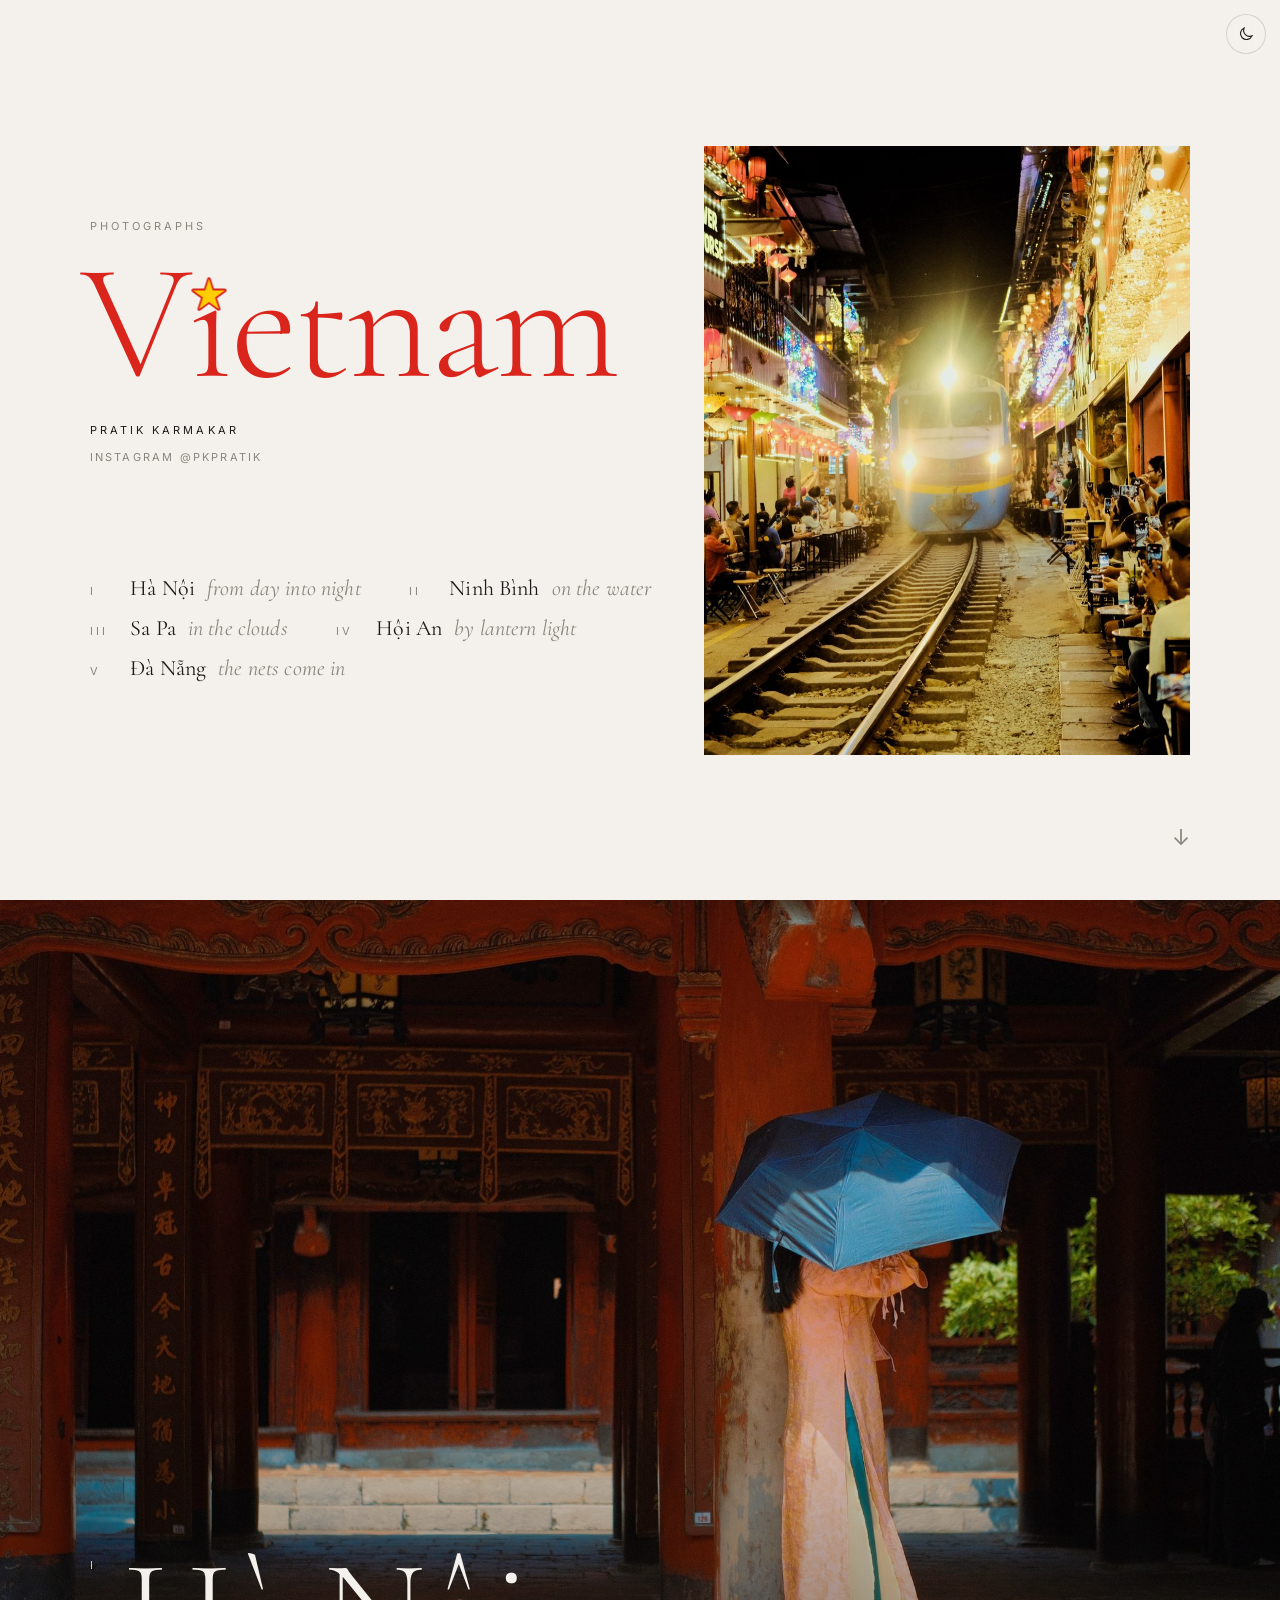
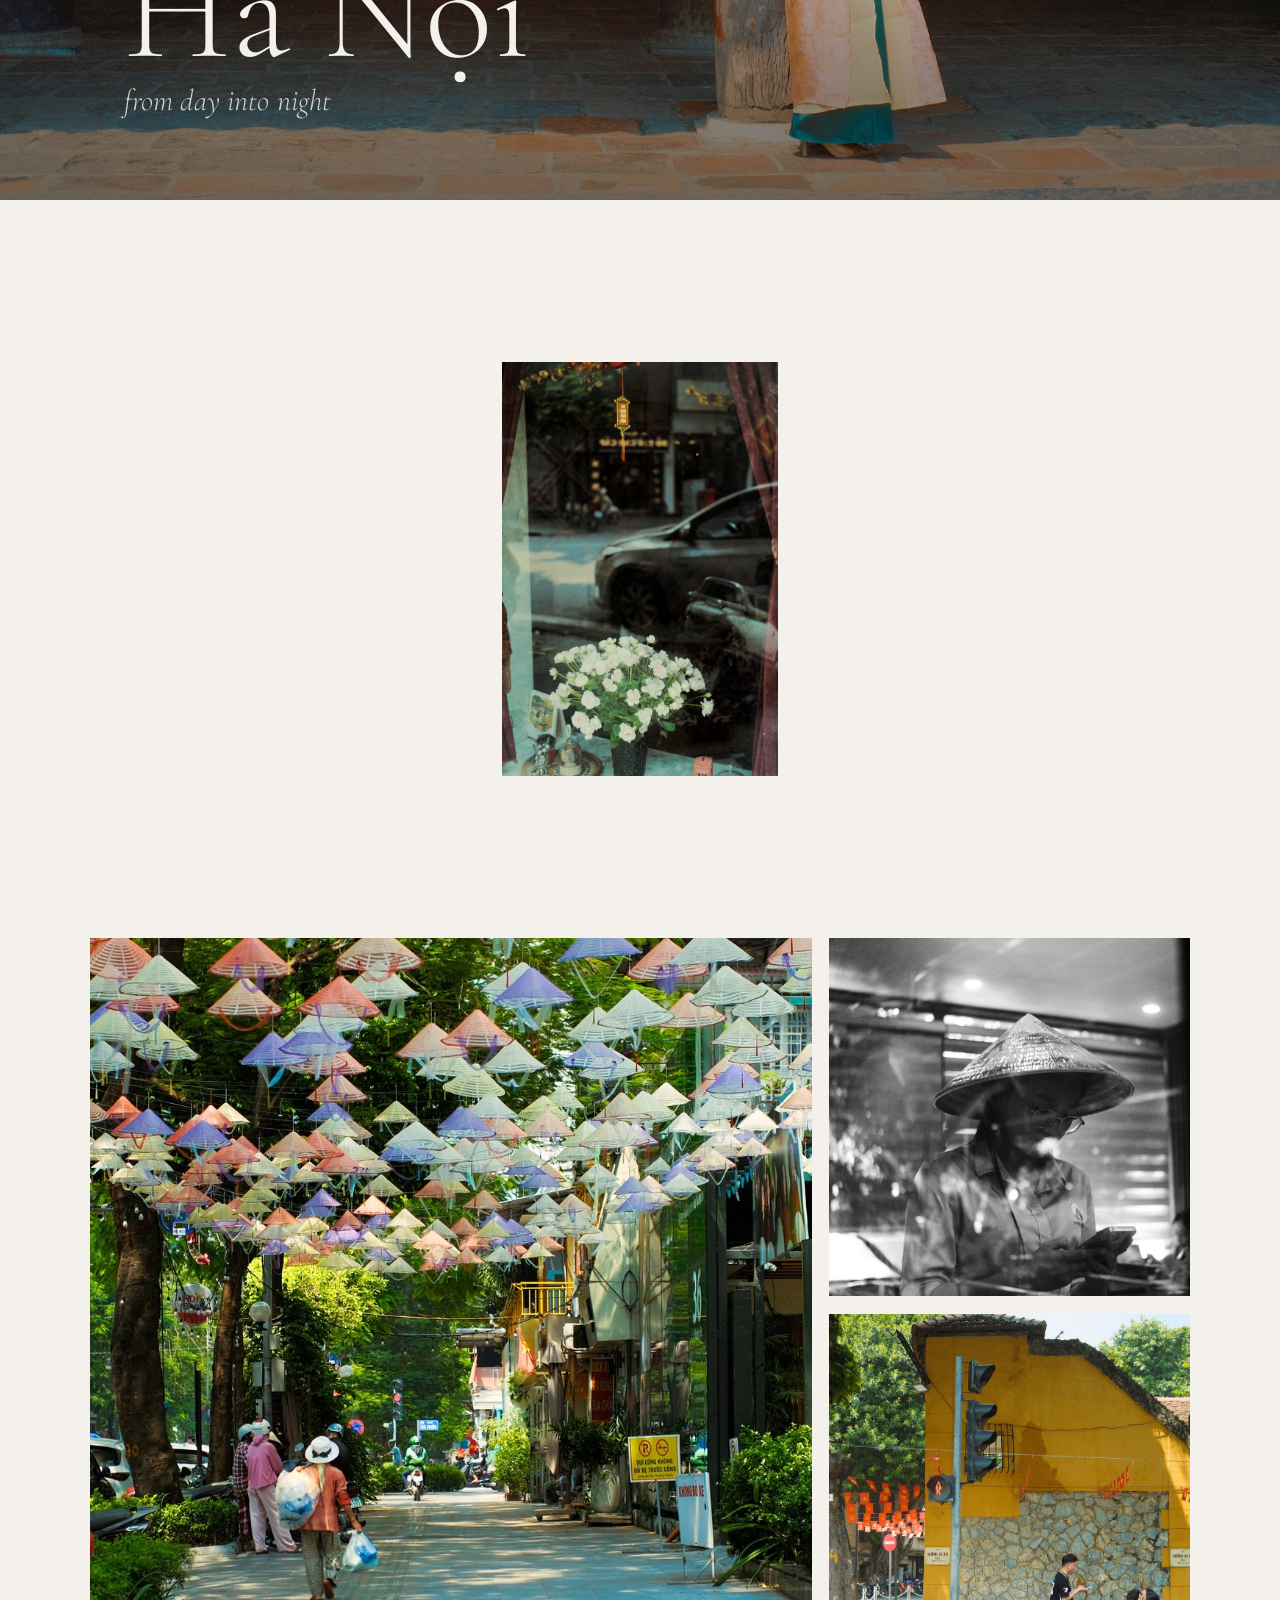
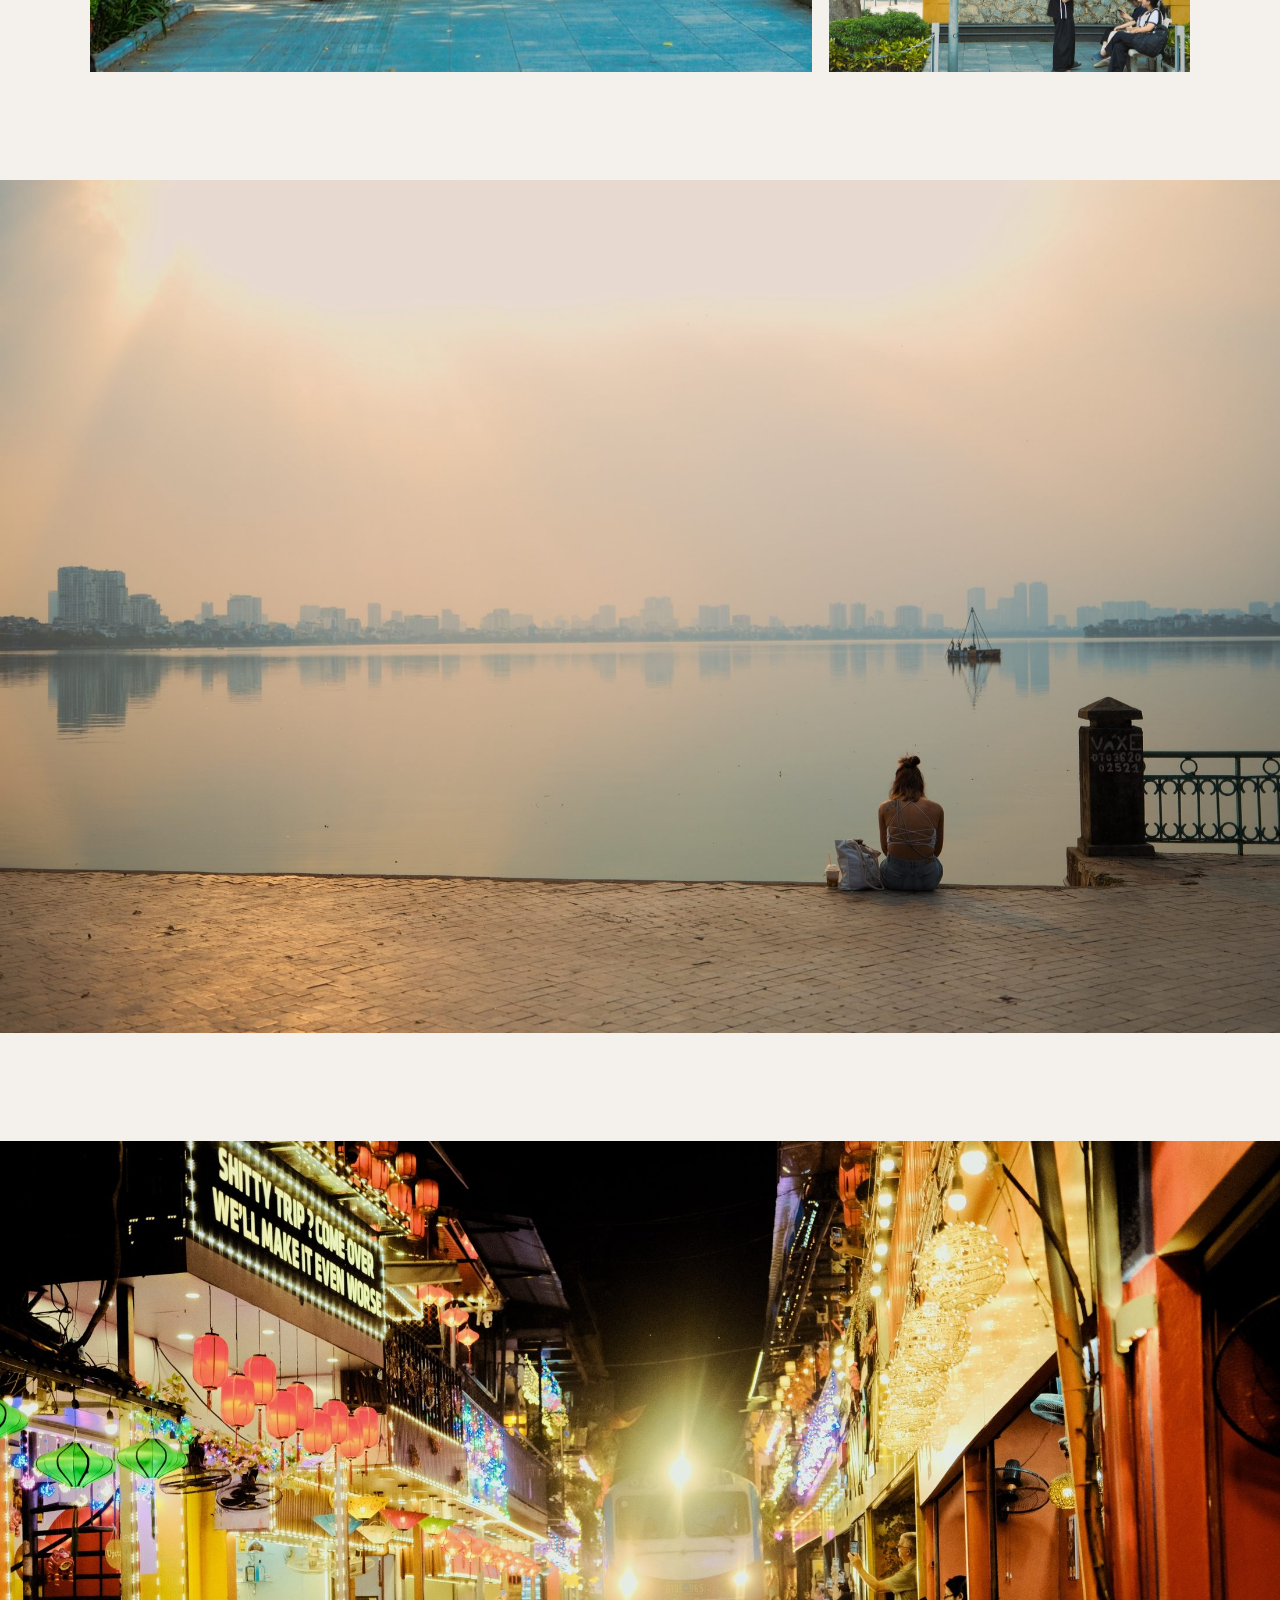
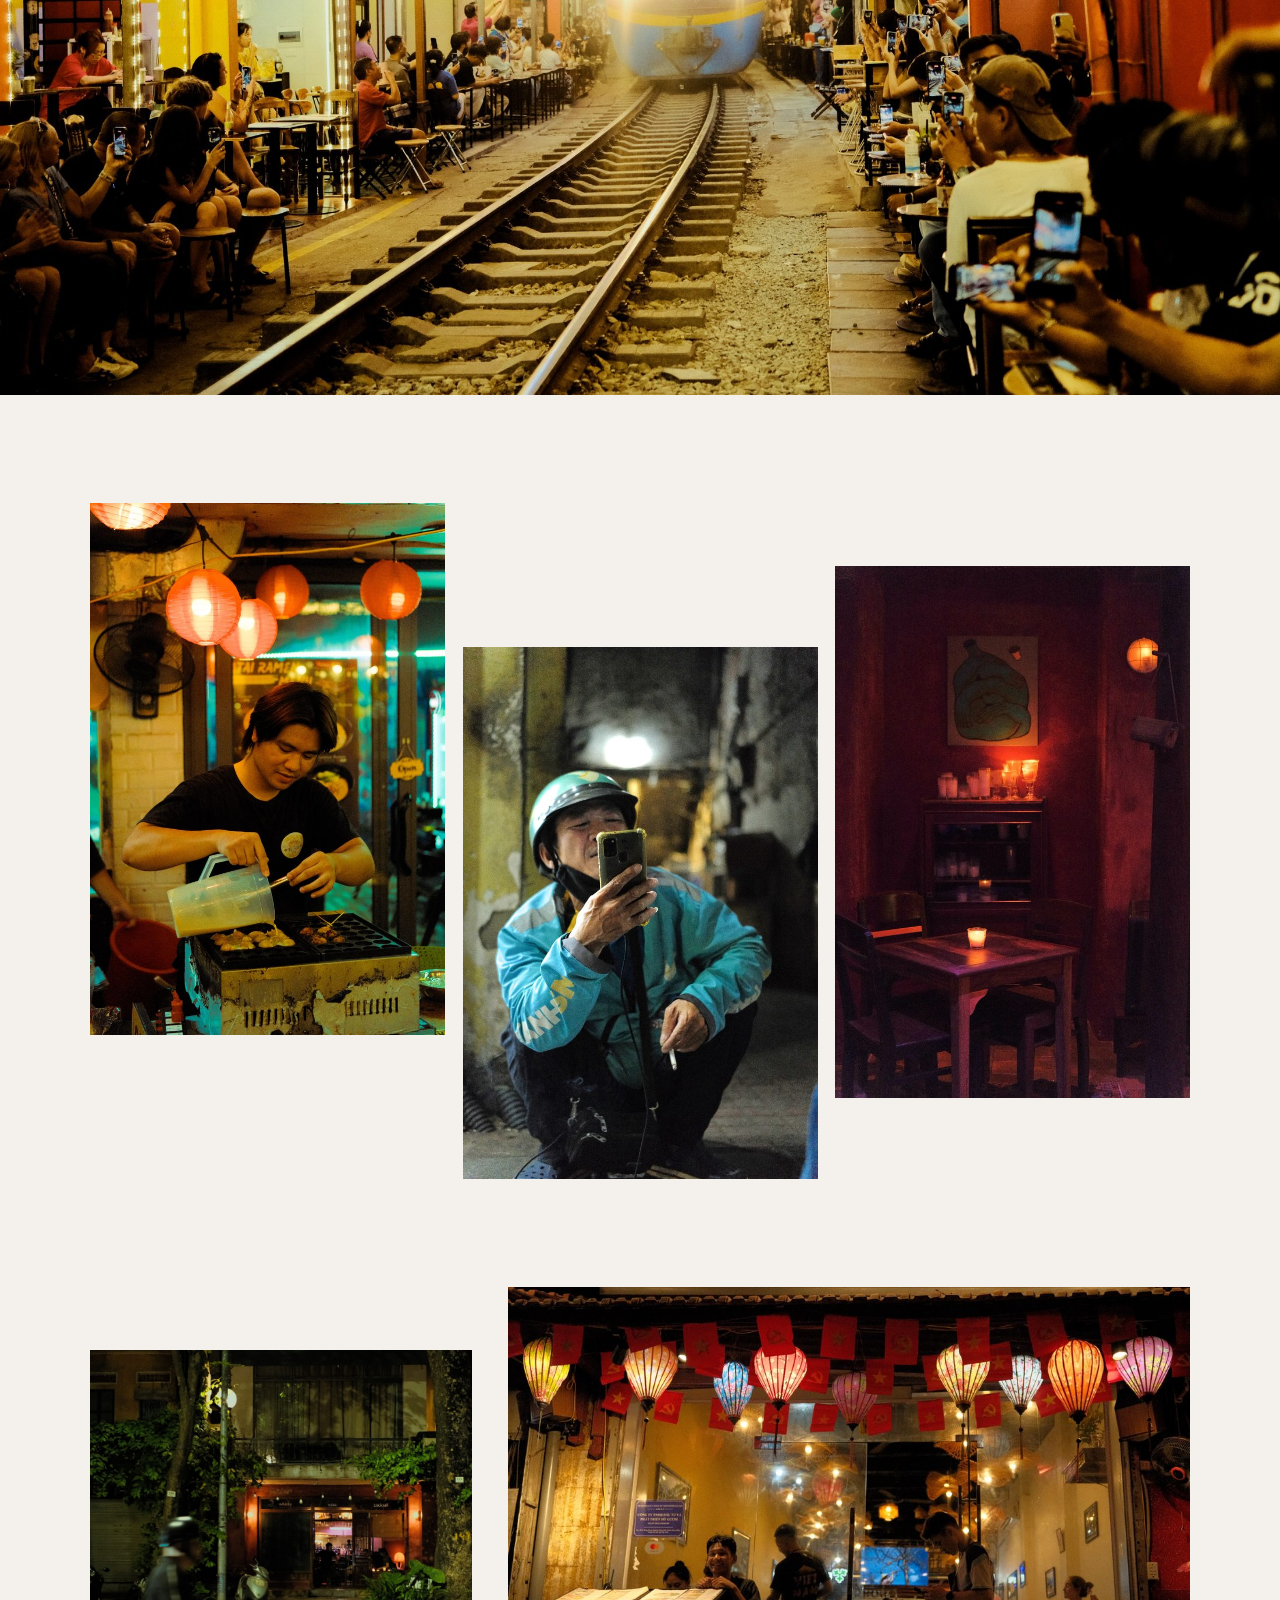
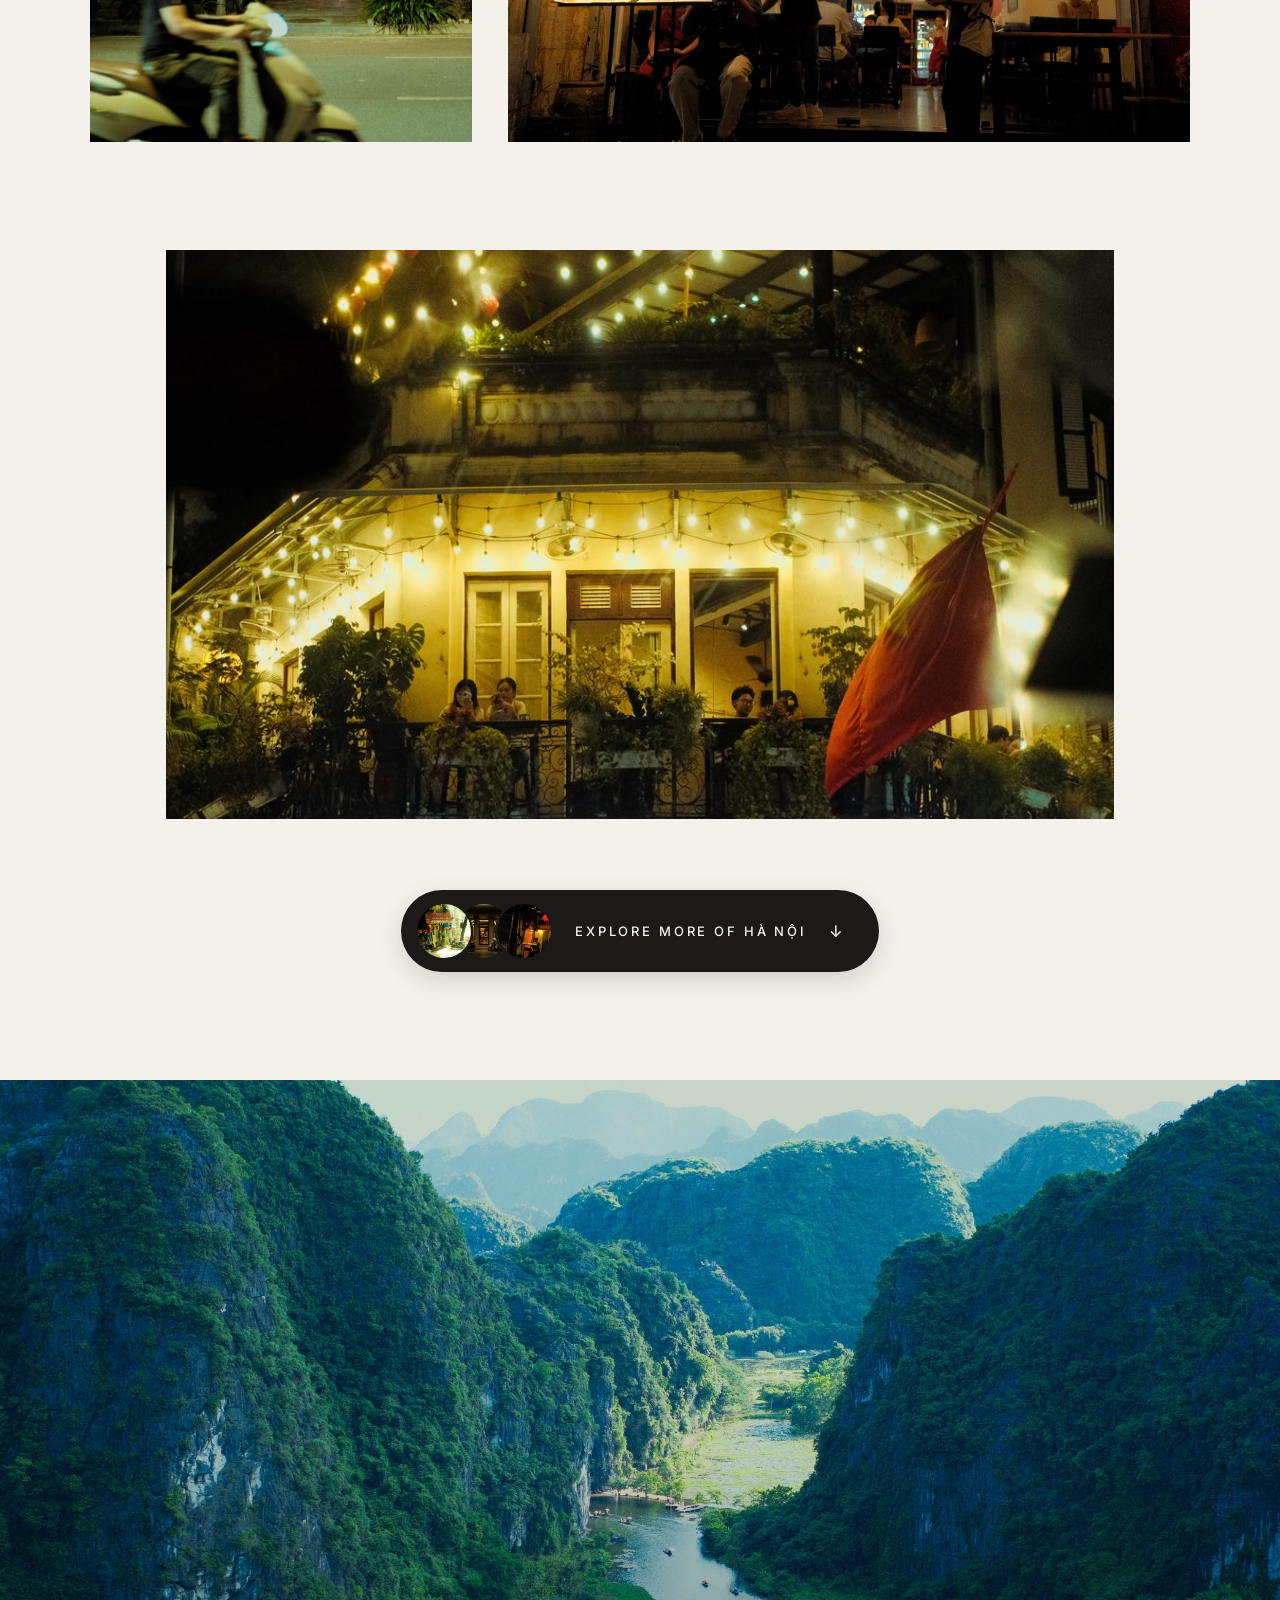
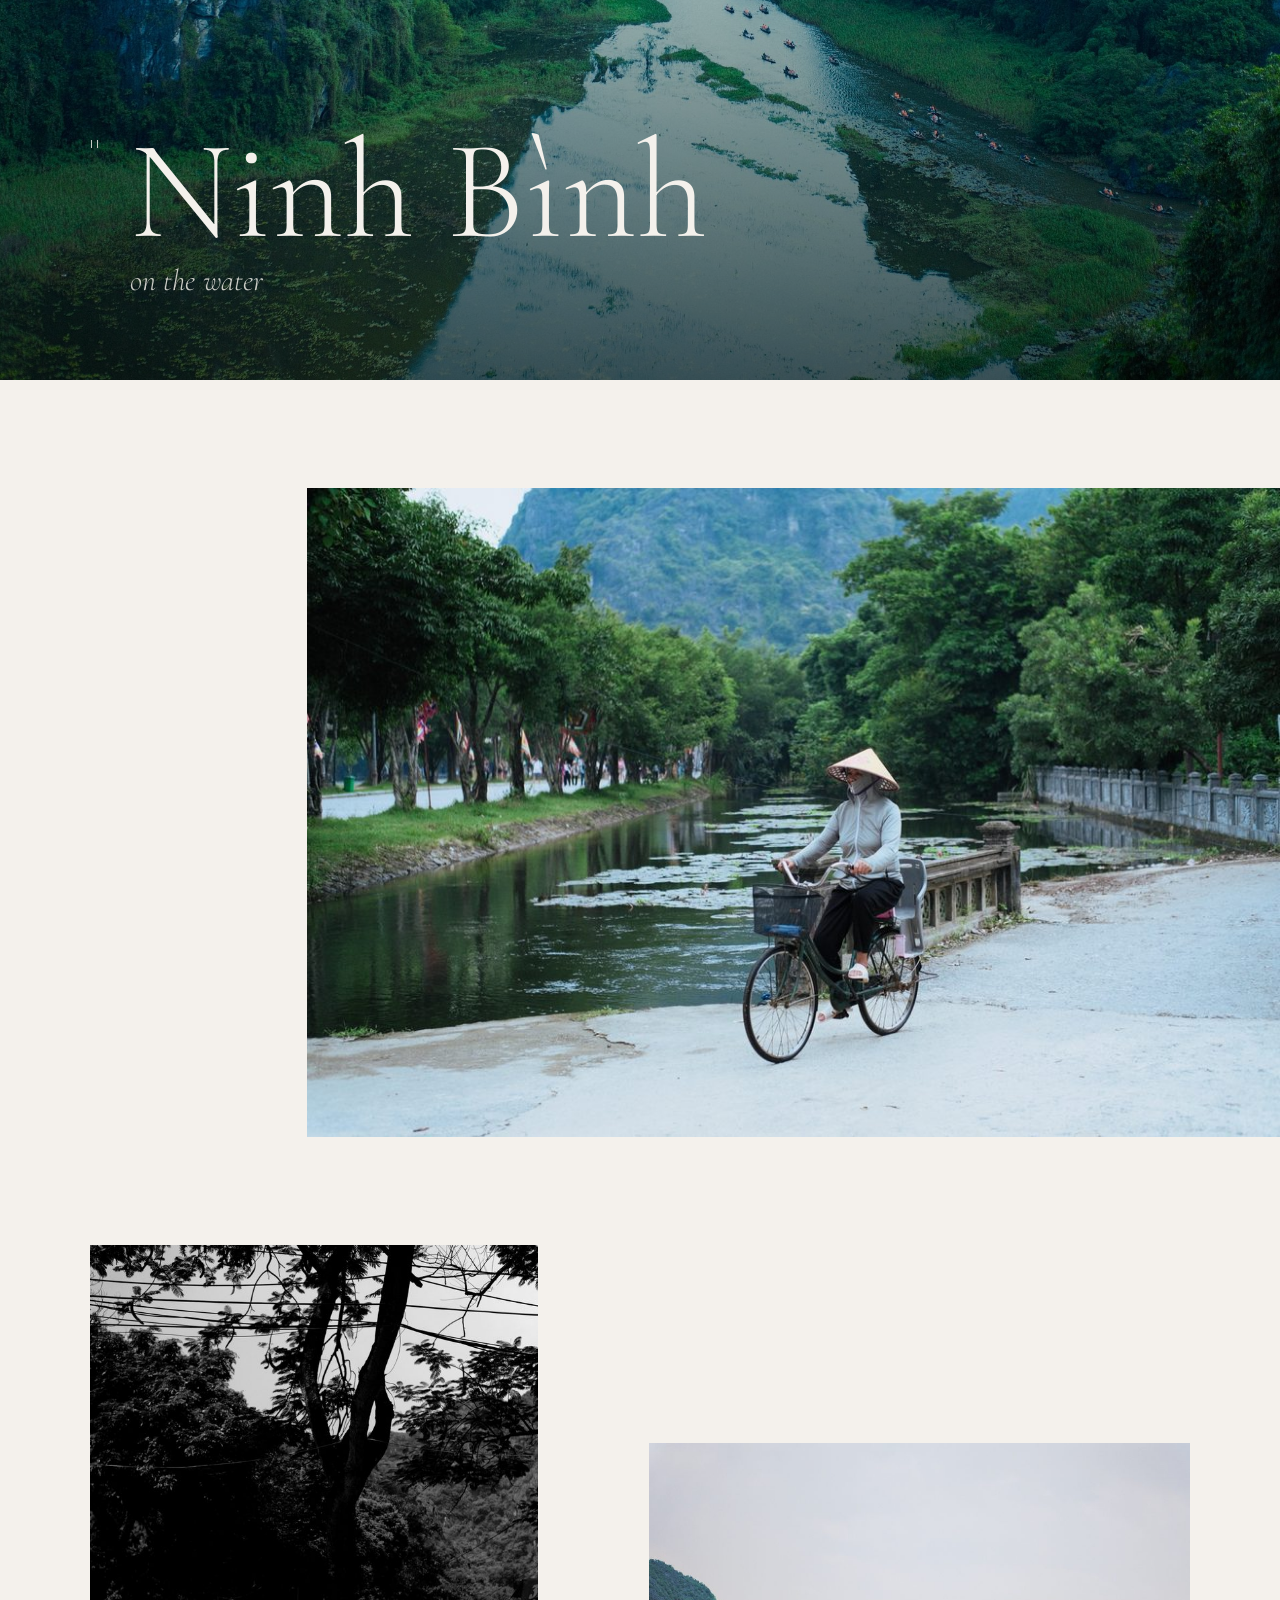
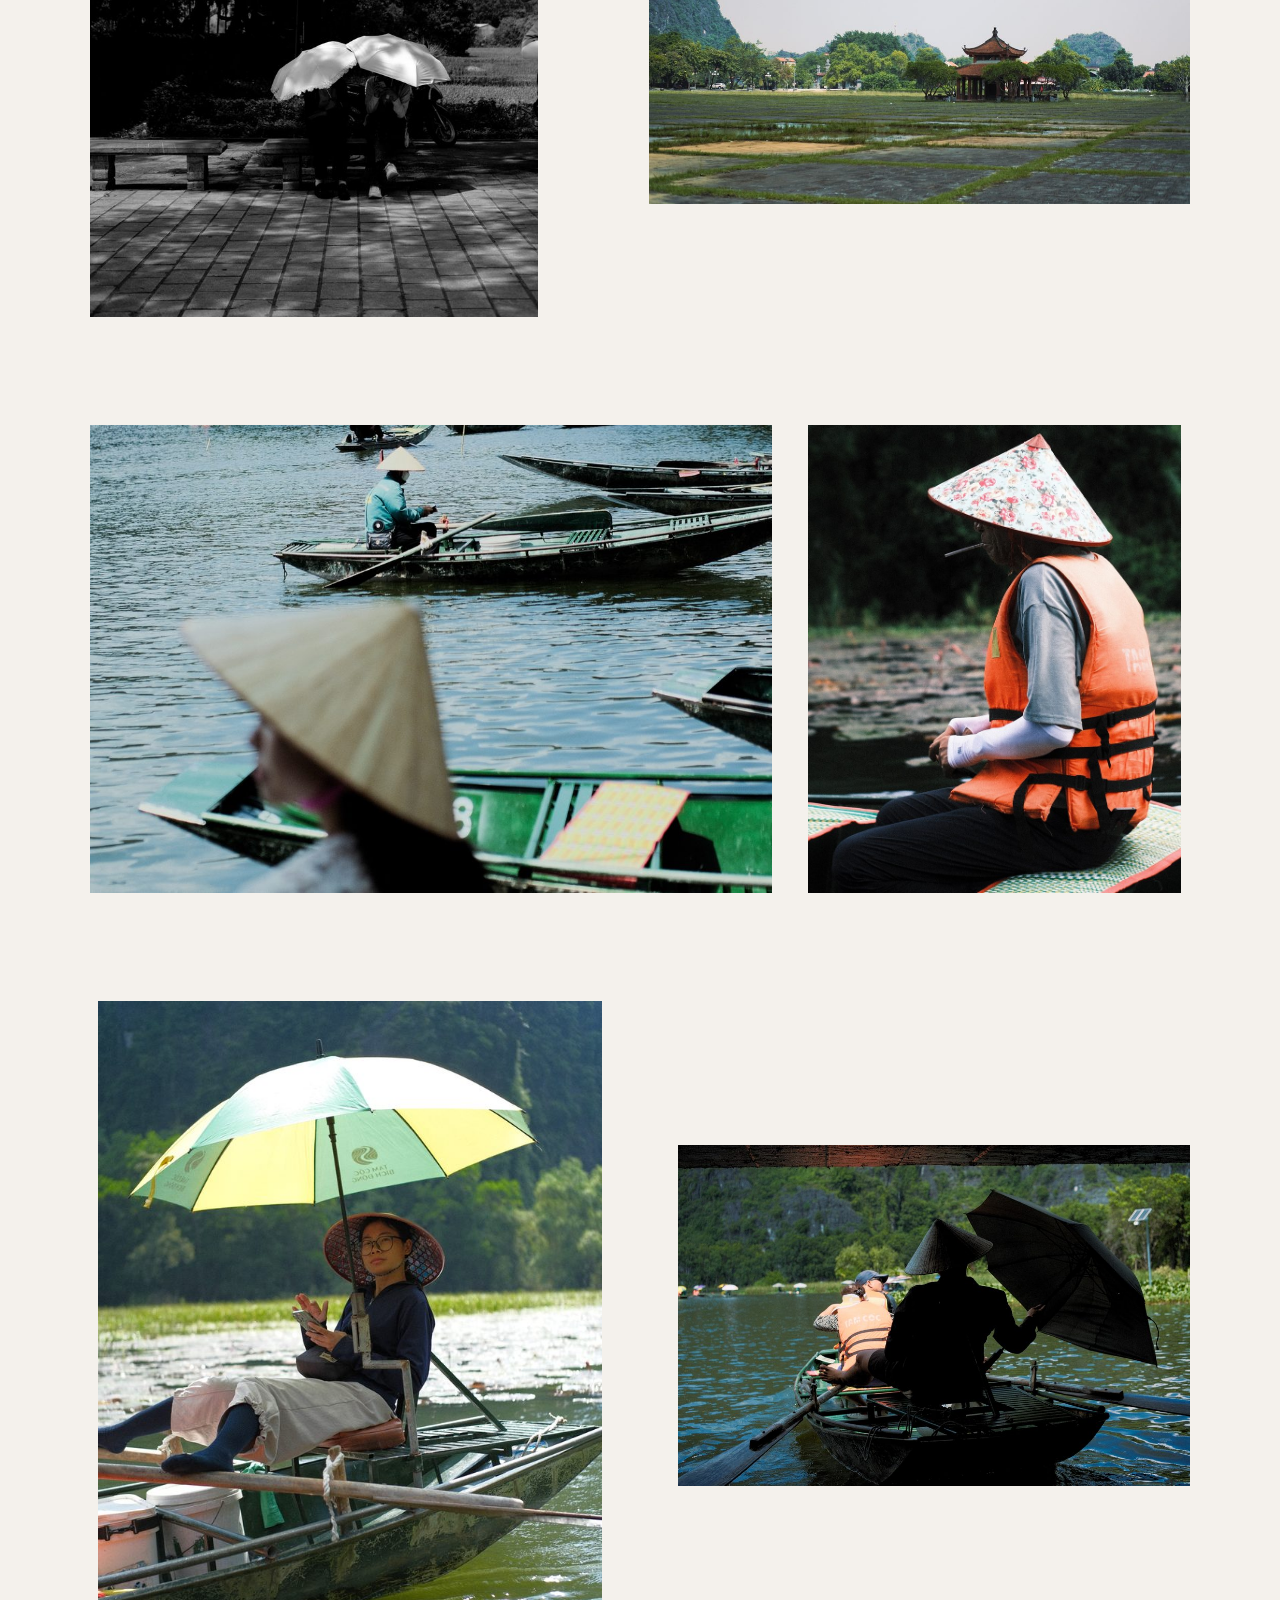
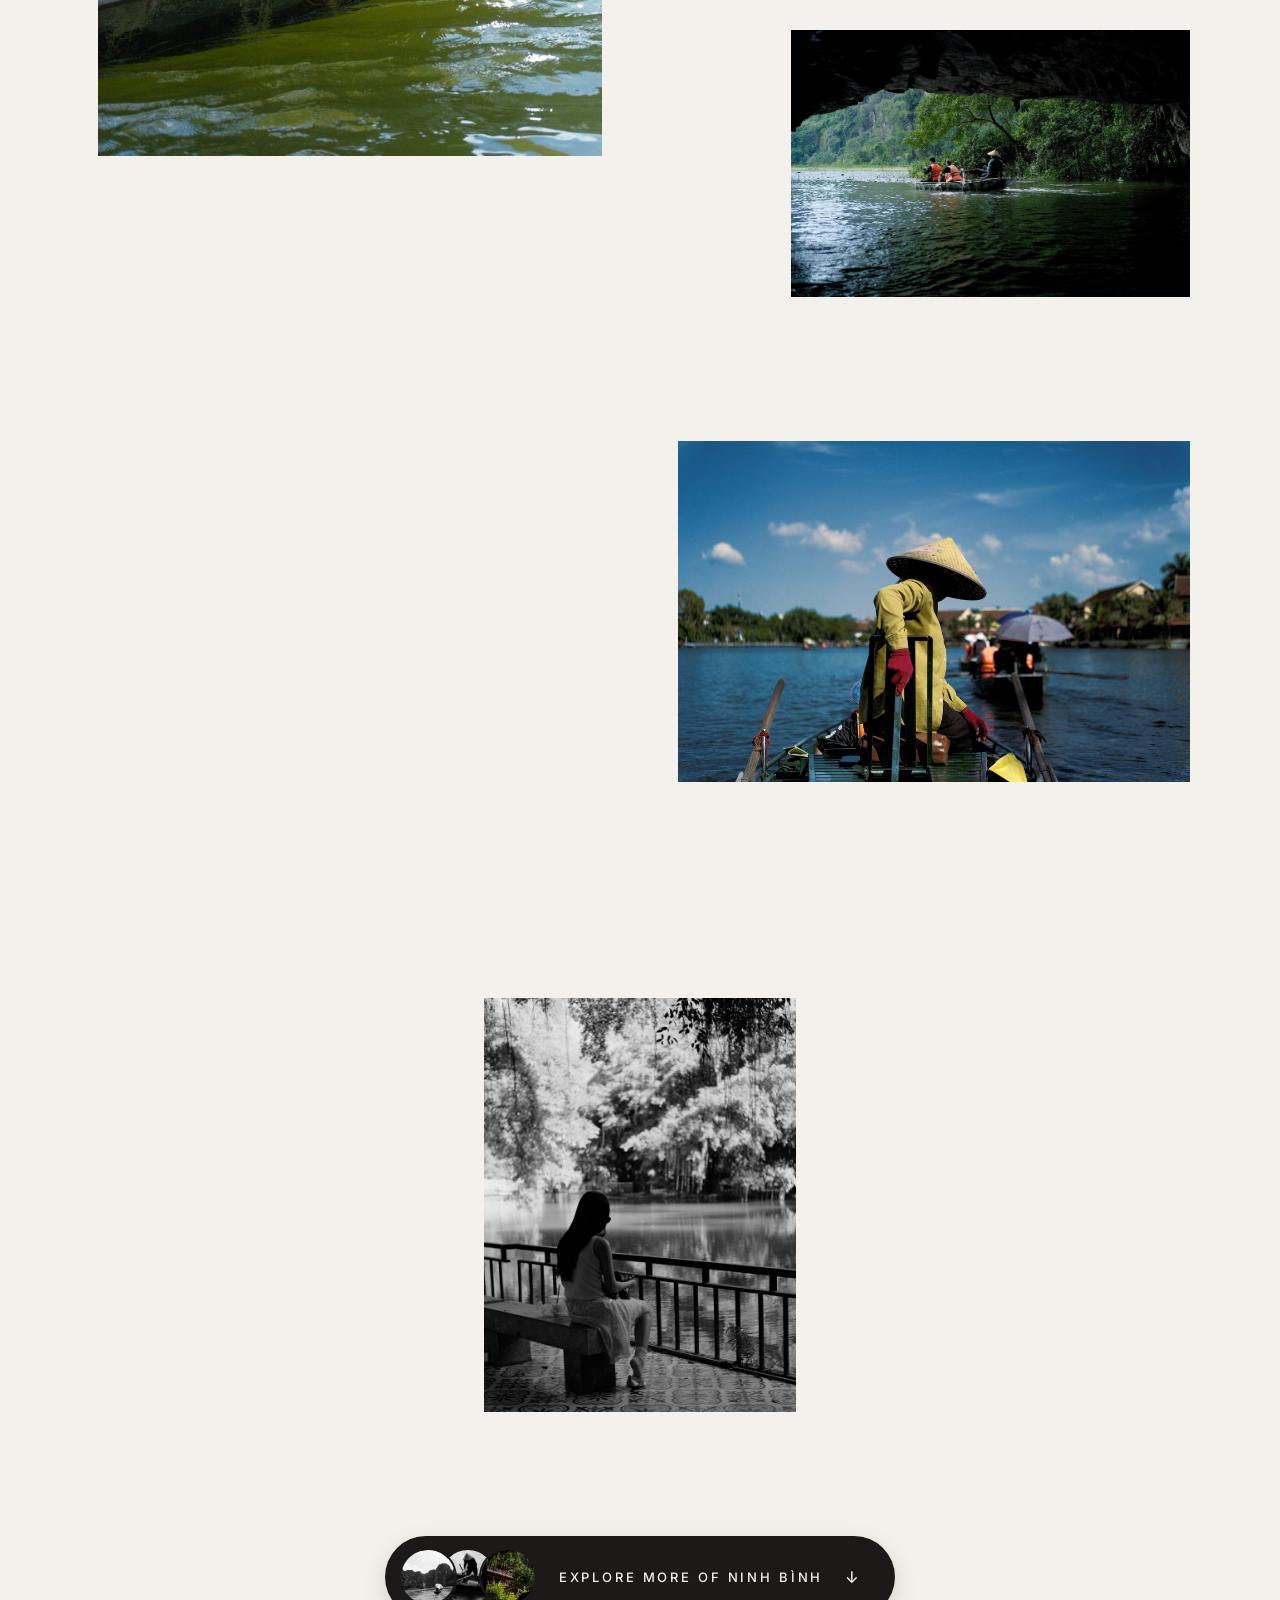
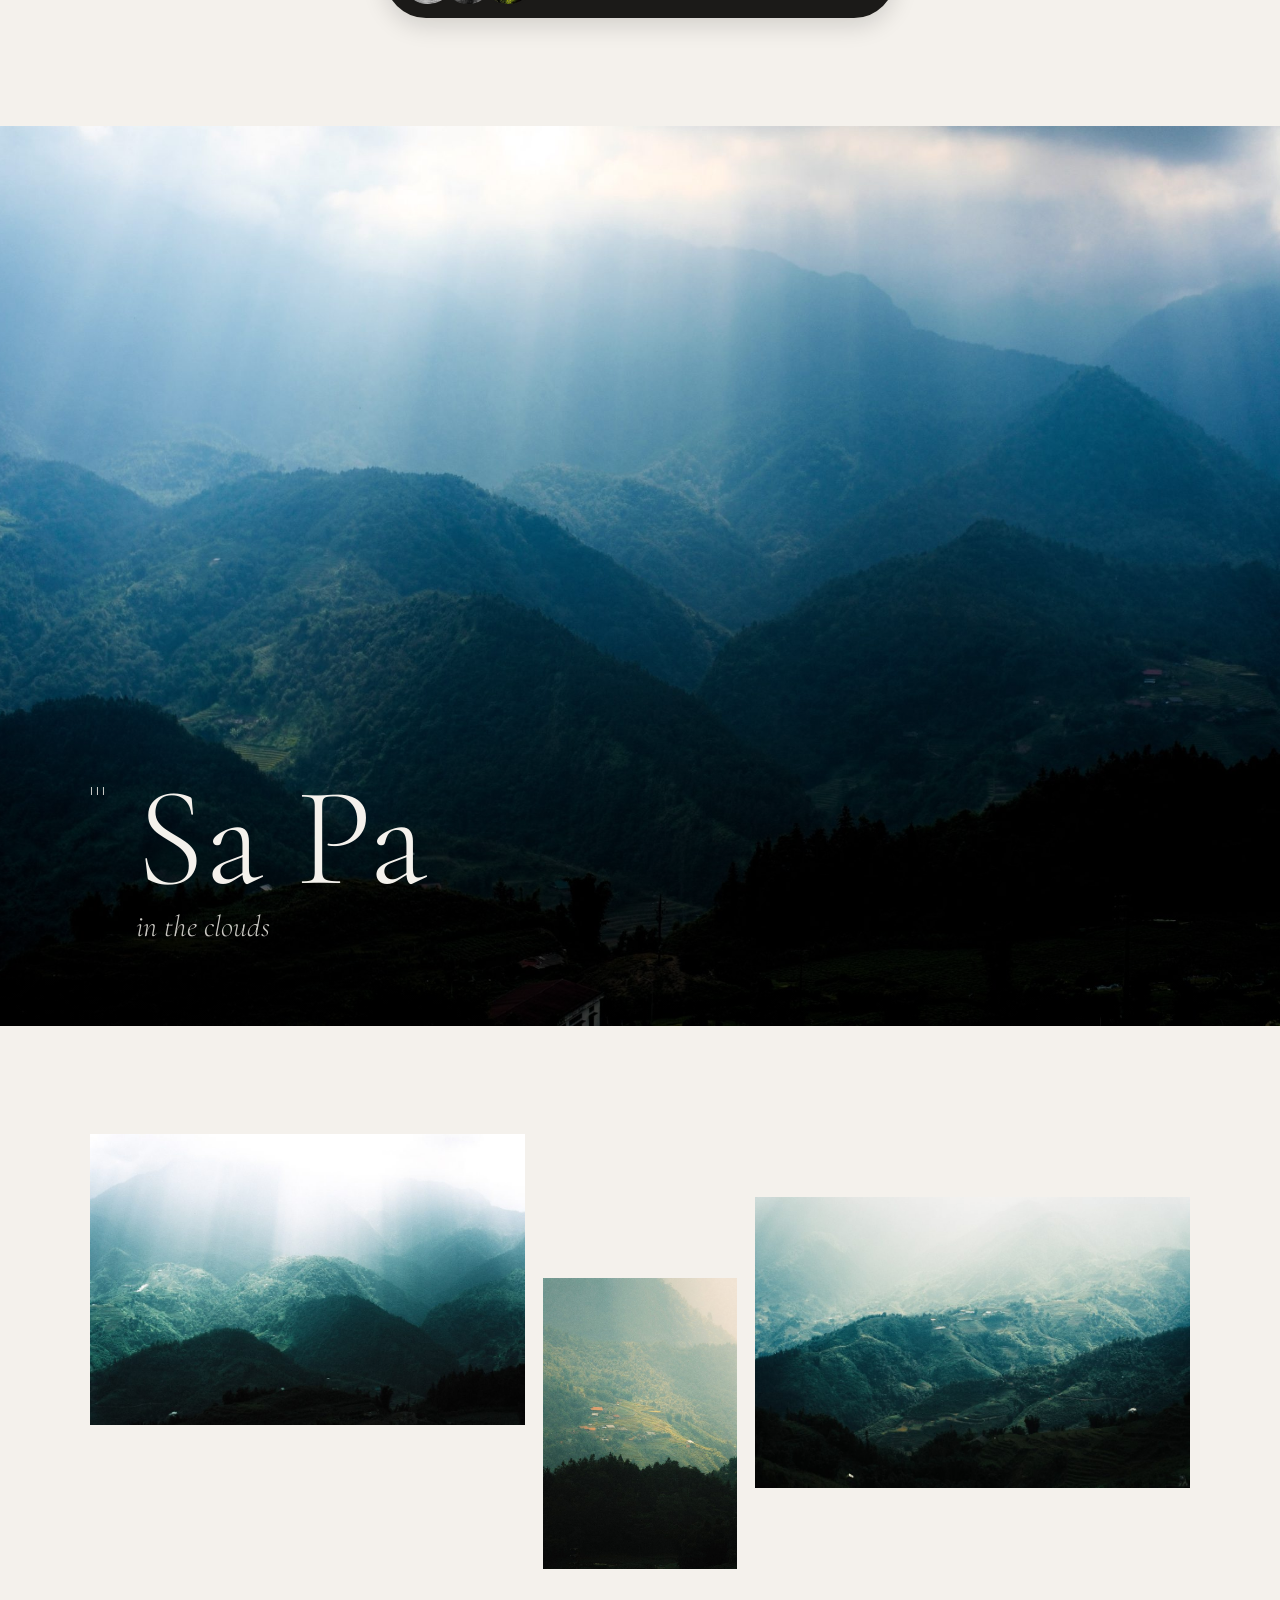
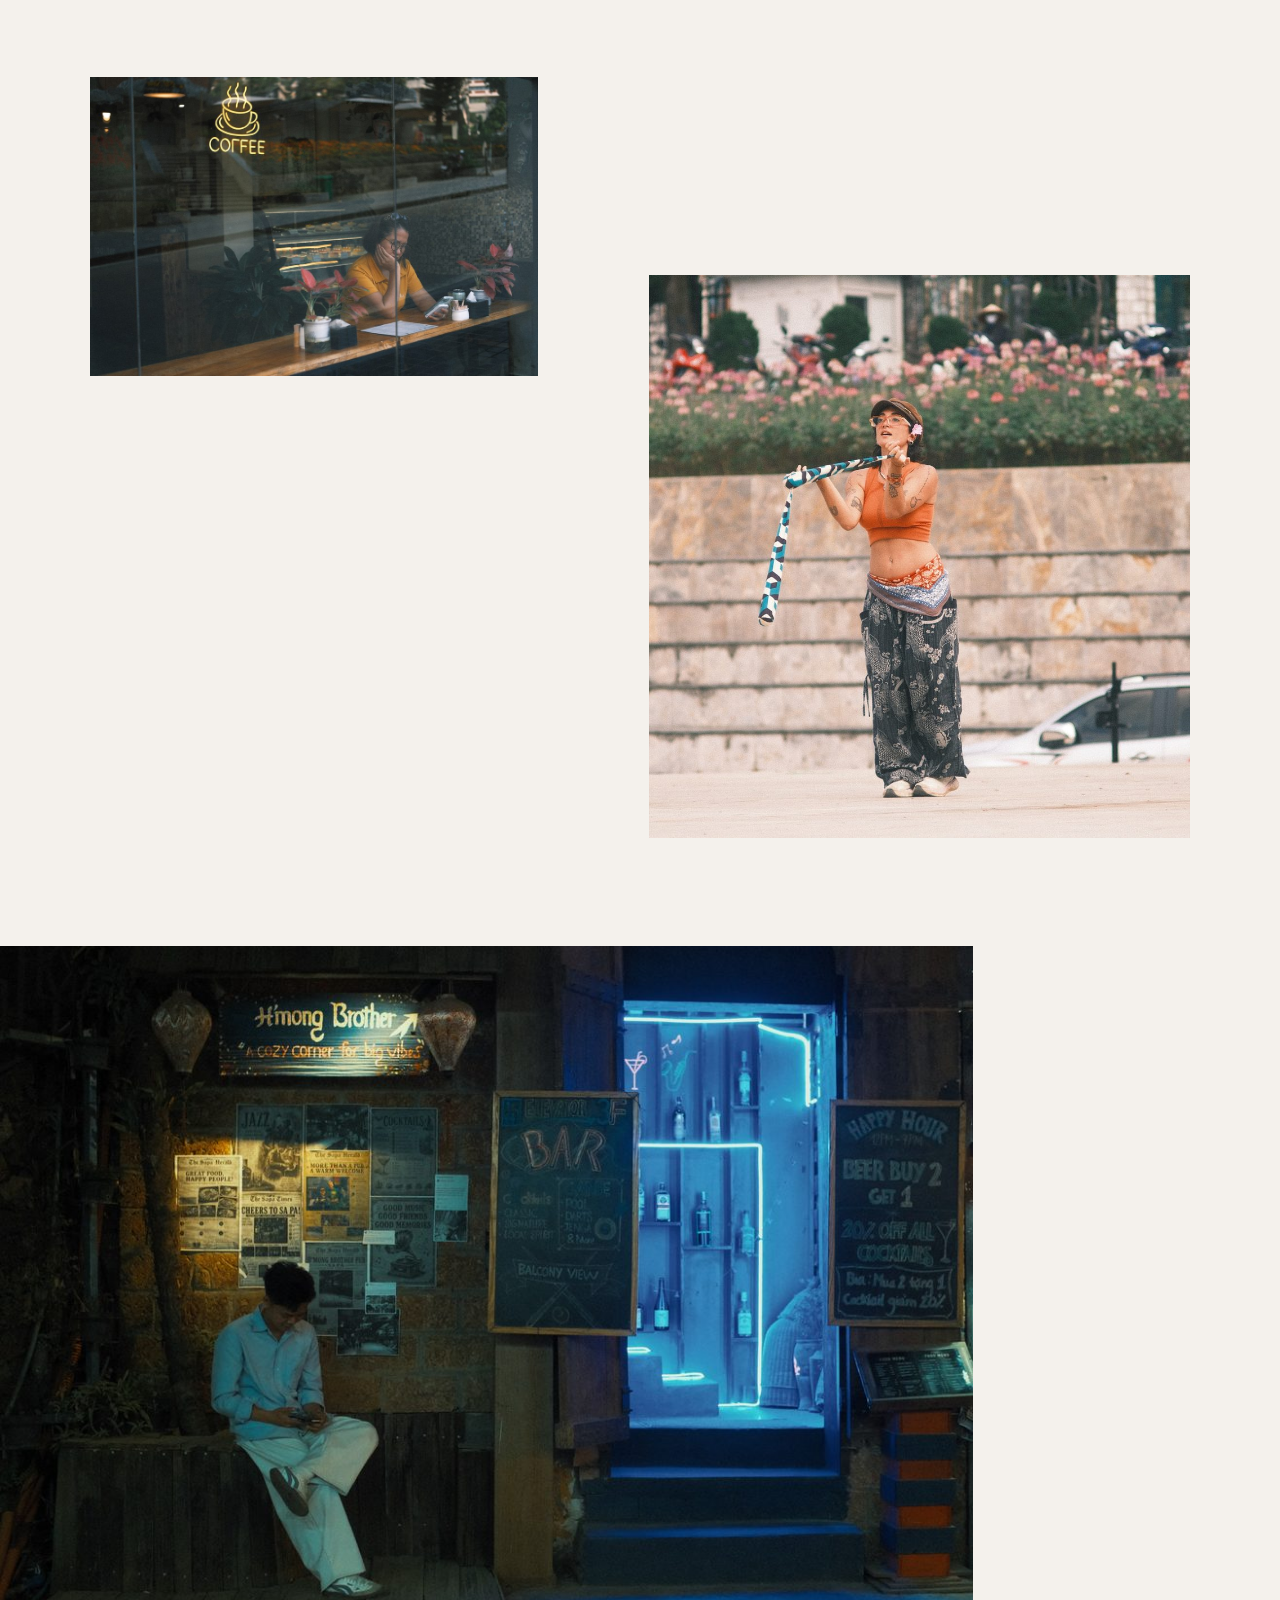
<file: index.html>
<!doctype html>
<html lang="en">
<head>
<meta charset="utf-8">
<meta name="viewport" content="width=device-width, initial-scale=1">
<title>Vietnam — Pratik Karmakar</title>
<meta name="description" content="Vietnam: photographs by Pratik Karmakar. Hà Nội, Ninh Bình, Sa Pa, Hội An and Đà Nẵng.">
<meta property="og:type" content="website">
<meta property="og:url" content="https://pratik2358.github.io/vietnam-photos/">
<meta property="og:title" content="Vietnam — Pratik Karmakar">
<meta property="og:description" content="Photographs by Pratik Karmakar. Hà Nội, Ninh Bình, Sa Pa, Hội An and Đà Nẵng.">
<meta property="og:image" content="https://pratik2358.github.io/vietnam-photos/img/share.jpg">
<meta property="og:image:width" content="1200">
<meta property="og:image:height" content="630">
<meta property="og:image:alt" content="Boats with lanterns on the river in Hội An at blue hour, under a full moon">
<meta name="twitter:card" content="summary_large_image">
<link rel="preconnect" href="https://fonts.googleapis.com">
<link rel="preconnect" href="https://fonts.gstatic.com" crossorigin>
<link href="https://fonts.googleapis.com/css2?family=Cormorant+Garamond:ital,wght@0,300;0,400;1,300&family=Inter:wght@400;500&display=swap" rel="stylesheet">
<link rel="stylesheet" href="style.css">
<script>
document.documentElement.classList.add('js');
// Night mode is a per-viewer choice; apply it before the page draws so it never flashes light.
try { if (localStorage.getItem('mode') === 'night') document.documentElement.classList.add('night'); } catch (e) {}
</script>
</head>
<body data-tone="light">

<button class="mode" type="button" aria-pressed="false" aria-label="Night mode" title="Night mode">
  <svg class="moon" viewBox="0 0 24 24" width="18" height="18" fill="none" stroke="currentColor" stroke-width="1.5"><path d="M20 14.5A8 8 0 0 1 9.5 4a8 8 0 1 0 10.5 10.5z"/></svg>
  <svg class="sun" viewBox="0 0 24 24" width="18" height="18" fill="none" stroke="currentColor" stroke-width="1.5"><circle cx="12" cy="12" r="4"/><path d="M12 2.5v2.5M12 19v2.5M2.5 12H5M19 12h2.5M5.3 5.3l1.8 1.8M16.9 16.9l1.8 1.8M5.3 18.7l1.8-1.8M16.9 7.1l1.8-1.8"/></svg>
</button>

<header class="intro" id="top">
  <div class="show" aria-hidden="true"><img src="img/show/9174.jpg" class="on" alt="" width="1000" height="1250"><img data-src="img/show/9770.jpg" alt="" width="1000" height="1250"><img data-src="img/show/9553.jpg" alt="" width="1000" height="1250"><img data-src="img/show/9389.jpg" alt="" width="1000" height="1250"><img data-src="img/show/0721.jpg" alt="" width="1000" height="1250"><img data-src="img/show/1027.jpg" alt="" width="1000" height="1250"><img data-src="img/show/2302.jpg" alt="" width="1000" height="1250"><img data-src="img/show/2474.jpg" alt="" width="1000" height="1250"><img data-src="img/show/1830.jpg" alt="" width="1000" height="1250"><img data-src="img/show/2098.jpg" alt="" width="1000" height="1250"></div>
  <p class="kicker">Photographs</p>
  <h1 aria-label="Vietnam"><span aria-hidden="true">V<span class="star-i">ı<svg class="star" viewBox="-1 -1 2 2" aria-hidden="true"><polygon points="0.000,-1.000 0.225,-0.309 0.951,-0.309 0.363,0.118 0.588,0.809 0.000,0.382 -0.588,0.809 -0.363,0.118 -0.951,-0.309 -0.225,-0.309"/></svg></span>etnam</span></h1>
  <p class="by">Pratik Karmakar</p>
  <a class="ig" href="https://www.instagram.com/pkpratik/" target="_blank" rel="noopener">Instagram @pkpratik</a>
  <ol class="toc"><li><a href="#hanoi"><span>I</span>Hà Nội <em>from day into night</em></a></li><li><a href="#ninh-binh"><span>II</span>Ninh Bình <em>on the water</em></a></li><li><a href="#sapa"><span>III</span>Sa Pa <em>in the clouds</em></a></li><li><a href="#hoi-an"><span>IV</span>Hội An <em>by lantern light</em></a></li><li><a href="#da-nang"><span>V</span>Đà Nẵng <em>the nets come in</em></a></li></ol>
  <a class="down" href="#hanoi" aria-label="Begin">&darr;</a>
</header>

<main><section id="hanoi" class="chapter"><div class="part" data-tone="light"><div class="r cover" style="--focus:64% 50%"><figure class="ph " style="--ar:1.4997"><img src="img/s/9770.jpg" srcset="img/s/9770.jpg 1000w, img/l/9770.jpg 2200w" sizes="100vw" width="2200" height="1467" loading="eager" decoding="async" alt="" data-full="img/l/9770.jpg"></figure><header class="ch-head on-photo"><span class="num">I</span><h2>Hà Nội</h2><p>from day into night</p></header></div><div class="r whisper"><figure class="ph " style="--ar:0.6668"><img src="img/s/9715.jpg" srcset="img/s/9715.jpg 1000w, img/l/9715.jpg 2200w" sizes="(max-width: 700px) 60vw, 30vw" width="1467" height="2200" loading="lazy" decoding="async" alt="" data-full="img/l/9715.jpg"></figure></div><div class="r mosaic mosaic-l"><div class="m"><figure class="ph big" style="--ar:0.9818"><img src="img/s/9672.jpg" srcset="img/s/9672.jpg 1000w, img/l/9672.jpg 2200w" sizes="(max-width: 700px) 100vw, 60vw" width="2160" height="2200" loading="lazy" decoding="async" alt="" data-full="img/l/9672.jpg"></figure><figure class="ph " style="--ar:0.9655"><img src="img/s/9606.jpg" srcset="img/s/9606.jpg 1000w, img/l/9606.jpg 2200w" sizes="(max-width: 700px) 100vw, 34vw" width="2124" height="2200" loading="lazy" decoding="async" alt="" data-full="img/l/9606.jpg"></figure><figure class="ph " style="--ar:1.0984"><img src="img/s/9701.jpg" srcset="img/s/9701.jpg 1000w, img/l/9701.jpg 2200w" sizes="(max-width: 700px) 100vw, 34vw" width="2200" height="2003" loading="lazy" decoding="async" alt="" data-full="img/l/9701.jpg"></figure></div></div><div class="r extra overlap overlap"><figure class="ph big" style="--ar:1.3333"><img src="img/s/9201.jpg" srcset="img/s/9201.jpg 1000w, img/l/9201.jpg 2200w" sizes="(max-width: 700px) 100vw, 64vw" width="2200" height="1650" loading="lazy" decoding="async" alt="" data-full="img/l/9201.jpg"></figure><figure class="ph small" style="--ar:1.2791"><img src="img/s/9722.jpg" srcset="img/s/9722.jpg 1000w, img/l/9722.jpg 2200w" sizes="(max-width: 700px) 55vw, 30vw" width="2200" height="1720" loading="lazy" decoding="async" alt="" data-full="img/l/9722.jpg"></figure></div><div class="r extra sticky sticky-l"><div class="pin"><figure class="ph " style="--ar:0.7850"><img src="img/s/9824.jpg" srcset="img/s/9824.jpg 1000w, img/l/9824.jpg 2200w" sizes="(max-width: 700px) 100vw, 50vw" width="1727" height="2200" loading="lazy" decoding="async" alt="" data-full="img/l/9824.jpg"></figure></div><div class="col"><figure class="ph " style="--ar:1.4618"><img src="img/s/9742.jpg" srcset="img/s/9742.jpg 1000w, img/l/9742.jpg 2200w" sizes="(max-width: 700px) 100vw, 50vw" width="2200" height="1505" loading="lazy" decoding="async" alt="" data-full="img/l/9742.jpg"></figure><figure class="ph " style="--ar:0.9641"><img src="img/s/9738.jpg" srcset="img/s/9738.jpg 1000w, img/l/9738.jpg 2200w" sizes="(max-width: 700px) 100vw, 50vw" width="2121" height="2200" loading="lazy" decoding="async" alt="" data-full="img/l/9738.jpg"></figure><figure class="ph " style="--ar:0.8868"><img src="img/s/9842.jpg" srcset="img/s/9842.jpg 1000w, img/l/9842.jpg 2200w" sizes="(max-width: 700px) 100vw, 50vw" width="1951" height="2200" loading="lazy" decoding="async" alt="" data-full="img/l/9842.jpg"></figure></div></div><div class="r full"><figure class="ph " style="--ar:1.4997"><img src="img/s/9890.jpg" srcset="img/s/9890.jpg 1000w, img/l/9890.jpg 2200w" sizes="100vw" width="2200" height="1467" loading="lazy" decoding="async" alt="" data-full="img/l/9890.jpg"></figure></div></div><div class="part" data-tone="dark"><div class="r full"><figure class="ph " style="--ar:1.4997"><img src="img/s/9174.jpg" srcset="img/s/9174.jpg 1000w, img/l/9174.jpg 2200w" sizes="100vw" width="2200" height="1467" loading="lazy" decoding="async" alt="" data-full="img/l/9174.jpg"></figure></div><div class="r wave"><figure class="ph " style="--ar:0.6668"><img src="img/s/9121.jpg" srcset="img/s/9121.jpg 1000w, img/l/9121.jpg 2200w" sizes="(max-width: 700px) 100vw, 34vw" width="1467" height="2200" loading="lazy" decoding="async" alt="" data-full="img/l/9121.jpg"></figure><figure class="ph " style="--ar:0.6668"><img src="img/s/9026.jpg" srcset="img/s/9026.jpg 1000w, img/l/9026.jpg 2200w" sizes="(max-width: 700px) 100vw, 34vw" width="1467" height="2200" loading="lazy" decoding="async" alt="" data-full="img/l/9026.jpg"></figure><figure class="ph " style="--ar:0.6668"><img src="img/s/9016.jpg" srcset="img/s/9016.jpg 1000w, img/l/9016.jpg 2200w" sizes="(max-width: 700px) 100vw, 34vw" width="1467" height="2200" loading="lazy" decoding="async" alt="" data-full="img/l/9016.jpg"></figure></div><div class="r overlap overlap-r"><figure class="ph big" style="--ar:1.4997"><img src="img/s/9070.jpg" srcset="img/s/9070.jpg 1000w, img/l/9070.jpg 2200w" sizes="(max-width: 700px) 100vw, 64vw" width="2200" height="1467" loading="lazy" decoding="async" alt="" data-full="img/l/9070.jpg"></figure><figure class="ph small" style="--ar:0.9755"><img src="img/s/9636.jpg" srcset="img/s/9636.jpg 1000w, img/l/9636.jpg 2200w" sizes="(max-width: 700px) 55vw, 30vw" width="2146" height="2200" loading="lazy" decoding="async" alt="" data-full="img/l/9636.jpg"></figure></div><div class="r extra stagger"><figure class="ph a" style="--ar:1.3002"><img src="img/s/9085.jpg" srcset="img/s/9085.jpg 1000w, img/l/9085.jpg 2200w" sizes="(max-width: 700px) 100vw, 40vw" width="2200" height="1692" loading="lazy" decoding="async" alt="" data-full="img/l/9085.jpg"></figure><figure class="ph b" style="--ar:1.4997"><img src="img/s/9096.jpg" srcset="img/s/9096.jpg 1000w, img/l/9096.jpg 2200w" sizes="(max-width: 700px) 100vw, 60vw" width="2200" height="1467" loading="lazy" decoding="async" alt="" data-full="img/l/9096.jpg"></figure></div><div class="r extra sticky sticky-r"><div class="pin"><figure class="ph " style="--ar:0.6668"><img src="img/s/9068.jpg" srcset="img/s/9068.jpg 1000w, img/l/9068.jpg 2200w" sizes="(max-width: 700px) 100vw, 50vw" width="1467" height="2200" loading="lazy" decoding="async" alt="" data-full="img/l/9068.jpg"></figure></div><div class="col"><figure class="ph " style="--ar:1.1634"><img src="img/s/9084.jpg" srcset="img/s/9084.jpg 1000w, img/l/9084.jpg 2200w" sizes="(max-width: 700px) 100vw, 50vw" width="2200" height="1891" loading="lazy" decoding="async" alt="" data-full="img/l/9084.jpg"></figure><figure class="ph " style="--ar:1.4997"><img src="img/s/9145.jpg" srcset="img/s/9145.jpg 1000w, img/l/9145.jpg 2200w" sizes="(max-width: 700px) 100vw, 50vw" width="2200" height="1467" loading="lazy" decoding="async" alt="" data-full="img/l/9145.jpg"></figure><figure class="ph " style="--ar:1.1885"><img src="img/s/9131.jpg" srcset="img/s/9131.jpg 1000w, img/l/9131.jpg 2200w" sizes="(max-width: 700px) 100vw, 50vw" width="2200" height="1851" loading="lazy" decoding="async" alt="" data-full="img/l/9131.jpg"></figure></div></div><div class="r extra mosaic mosaic-r"><div class="m"><figure class="ph big" style="--ar:1.0314"><img src="img/s/9099.jpg" srcset="img/s/9099.jpg 1000w, img/l/9099.jpg 2200w" sizes="(max-width: 700px) 100vw, 60vw" width="2200" height="2133" loading="lazy" decoding="async" alt="" data-full="img/l/9099.jpg"></figure><figure class="ph " style="--ar:0.8005"><img src="img/s/9138.jpg" srcset="img/s/9138.jpg 1000w, img/l/9138.jpg 2200w" sizes="(max-width: 700px) 100vw, 34vw" width="1761" height="2200" loading="lazy" decoding="async" alt="" data-full="img/l/9138.jpg"></figure><figure class="ph " style="--ar:1.2168"><img src="img/s/9148.jpg" srcset="img/s/9148.jpg 1000w, img/l/9148.jpg 2200w" sizes="(max-width: 700px) 100vw, 34vw" width="2200" height="1808" loading="lazy" decoding="async" alt="" data-full="img/l/9148.jpg"></figure></div></div><div class="r extra bleed bleed-l"><figure class="ph " style="--ar:1.4997"><img src="img/s/9112.jpg" srcset="img/s/9112.jpg 1000w, img/l/9112.jpg 2200w" sizes="(max-width: 700px) 100vw, 75vw" width="2200" height="1467" loading="lazy" decoding="async" alt="" data-full="img/l/9112.jpg"></figure></div><div class="r extra stagger"><figure class="ph a" style="--ar:1.3977"><img src="img/s/9137.jpg" srcset="img/s/9137.jpg 1000w, img/l/9137.jpg 2200w" sizes="(max-width: 700px) 100vw, 40vw" width="2200" height="1574" loading="lazy" decoding="async" alt="" data-full="img/l/9137.jpg"></figure><figure class="ph b" style="--ar:1.4997"><img src="img/s/9072.jpg" srcset="img/s/9072.jpg 1000w, img/l/9072.jpg 2200w" sizes="(max-width: 700px) 100vw, 60vw" width="2200" height="1467" loading="lazy" decoding="async" alt="" data-full="img/l/9072.jpg"></figure></div><div class="r solo center"><figure class="ph " style="--ar:1.6641"><img src="img/s/9639.jpg" srcset="img/s/9639.jpg 1000w, img/l/9639.jpg 2200w" sizes="(max-width: 700px) 100vw, 70vw" width="2200" height="1322" loading="lazy" decoding="async" alt="" data-full="img/l/9639.jpg"></figure></div></div><div class="more"><button class="more-btn" type="button" aria-expanded="false"><span class="more-thumbs" aria-hidden="true"><img src="img/s/9201.jpg" alt="" loading="lazy" decoding="async"><img src="img/s/9068.jpg" alt="" loading="lazy" decoding="async"><img src="img/s/9072.jpg" alt="" loading="lazy" decoding="async"></span><span class="more-open">Explore more of Hà Nội</span><span class="more-close">Show less</span><span class="more-arrow" aria-hidden="true">&darr;</span></button></div></section><section id="ninh-binh" class="chapter"><div class="part" data-tone="light"><div class="r cover" style="--focus:50% 60%"><figure class="ph " style="--ar:1.4997"><img src="img/s/9553.jpg" srcset="img/s/9553.jpg 1000w, img/l/9553.jpg 2200w" sizes="100vw" width="2200" height="1467" loading="eager" decoding="async" alt="" data-full="img/l/9553.jpg"></figure><header class="ch-head on-photo"><span class="num">II</span><h2>Ninh Bình</h2><p>on the water</p></header></div><div class="r bleed bleed-r"><figure class="ph " style="--ar:1.4997"><img src="img/s/9222.jpg" srcset="img/s/9222.jpg 1000w, img/l/9222.jpg 2200w" sizes="(max-width: 700px) 100vw, 75vw" width="2200" height="1467" loading="lazy" decoding="async" alt="" data-full="img/l/9222.jpg"></figure></div><div class="r stagger"><figure class="ph a" style="--ar:0.6668"><img src="img/s/9238.jpg" srcset="img/s/9238.jpg 1000w, img/l/9238.jpg 2200w" sizes="(max-width: 700px) 100vw, 40vw" width="1467" height="2200" loading="lazy" decoding="async" alt="" data-full="img/l/9238.jpg"></figure><figure class="ph b" style="--ar:1.4997"><img src="img/s/9217.jpg" srcset="img/s/9217.jpg 1000w, img/l/9217.jpg 2200w" sizes="(max-width: 700px) 100vw, 60vw" width="2200" height="1467" loading="lazy" decoding="async" alt="" data-full="img/l/9217.jpg"></figure></div><div class="r overlap overlap"><figure class="ph big" style="--ar:1.4608"><img src="img/s/9271.jpg" srcset="img/s/9271.jpg 1000w, img/l/9271.jpg 2200w" sizes="(max-width: 700px) 100vw, 64vw" width="2200" height="1506" loading="lazy" decoding="async" alt="" data-full="img/l/9271.jpg"></figure><figure class="ph small" style="--ar:0.7973"><img src="img/s/9389.jpg" srcset="img/s/9389.jpg 1000w, img/l/9389.jpg 2200w" sizes="(max-width: 700px) 55vw, 30vw" width="1754" height="2200" loading="lazy" decoding="async" alt="" data-full="img/l/9389.jpg"></figure></div><div class="r sticky sticky-l"><div class="pin"><figure class="ph " style="--ar:0.6668"><img src="img/s/9382.jpg" srcset="img/s/9382.jpg 1000w, img/l/9382.jpg 2200w" sizes="(max-width: 700px) 100vw, 50vw" width="1467" height="2200" loading="lazy" decoding="async" alt="" data-full="img/l/9382.jpg"></figure></div><div class="col"><figure class="ph " style="--ar:1.4997"><img src="img/s/9311.jpg" srcset="img/s/9311.jpg 1000w, img/l/9311.jpg 2200w" sizes="(max-width: 700px) 100vw, 50vw" width="2200" height="1467" loading="lazy" decoding="async" alt="" data-full="img/l/9311.jpg"></figure><figure class="ph " style="--ar:1.4997"><img src="img/s/9351.jpg" srcset="img/s/9351.jpg 1000w, img/l/9351.jpg 2200w" sizes="(max-width: 700px) 100vw, 50vw" width="2200" height="1467" loading="lazy" decoding="async" alt="" data-full="img/l/9351.jpg"></figure><figure class="ph " style="--ar:1.4997"><img src="img/s/9471.jpg" srcset="img/s/9471.jpg 1000w, img/l/9471.jpg 2200w" sizes="(max-width: 700px) 100vw, 50vw" width="2200" height="1467" loading="lazy" decoding="async" alt="" data-full="img/l/9471.jpg"></figure></div></div><div class="r extra sheet"><div class="film"><div class="frame"><figure class="ph " style="--ar:1.4997"><img src="img/s/9385.jpg" srcset="img/s/9385.jpg 1000w, img/l/9385.jpg 2200w" sizes="(max-width: 700px) 100vw, 34vw" width="2200" height="1467" loading="lazy" decoding="async" alt="" data-full="img/l/9385.jpg"></figure></div><div class="frame"><figure class="ph " style="--ar:1.3317"><img src="img/s/9395.jpg" srcset="img/s/9395.jpg 1000w, img/l/9395.jpg 2200w" sizes="(max-width: 700px) 100vw, 34vw" width="2200" height="1652" loading="lazy" decoding="async" alt="" data-full="img/l/9395.jpg"></figure></div><div class="frame"><figure class="ph " style="--ar:1.4997"><img src="img/s/9411.jpg" srcset="img/s/9411.jpg 1000w, img/l/9411.jpg 2200w" sizes="(max-width: 700px) 100vw, 34vw" width="2200" height="1467" loading="lazy" decoding="async" alt="" data-full="img/l/9411.jpg"></figure></div><div class="frame"><figure class="ph " style="--ar:1.4997"><img src="img/s/9414.jpg" srcset="img/s/9414.jpg 1000w, img/l/9414.jpg 2200w" sizes="(max-width: 700px) 100vw, 34vw" width="2200" height="1467" loading="lazy" decoding="async" alt="" data-full="img/l/9414.jpg"></figure></div><div class="frame"><figure class="ph " style="--ar:1.4997"><img src="img/s/9424.jpg" srcset="img/s/9424.jpg 1000w, img/l/9424.jpg 2200w" sizes="(max-width: 700px) 100vw, 34vw" width="2200" height="1467" loading="lazy" decoding="async" alt="" data-full="img/l/9424.jpg"></figure></div><div class="frame"><figure class="ph " style="--ar:0.9105"><img src="img/s/9485.jpg" srcset="img/s/9485.jpg 1000w, img/l/9485.jpg 2200w" sizes="(max-width: 700px) 100vw, 34vw" width="2003" height="2200" loading="lazy" decoding="async" alt="" data-full="img/l/9485.jpg"></figure></div><div class="frame"><figure class="ph " style="--ar:0.6668"><img src="img/s/9488.jpg" srcset="img/s/9488.jpg 1000w, img/l/9488.jpg 2200w" sizes="(max-width: 700px) 100vw, 34vw" width="1467" height="2200" loading="lazy" decoding="async" alt="" data-full="img/l/9488.jpg"></figure></div><div class="frame"><figure class="ph " style="--ar:1.4997"><img src="img/s/9491.jpg" srcset="img/s/9491.jpg 1000w, img/l/9491.jpg 2200w" sizes="(max-width: 700px) 100vw, 34vw" width="2200" height="1467" loading="lazy" decoding="async" alt="" data-full="img/l/9491.jpg"></figure></div><div class="frame"><figure class="ph " style="--ar:1.4997"><img src="img/s/9500.jpg" srcset="img/s/9500.jpg 1000w, img/l/9500.jpg 2200w" sizes="(max-width: 700px) 100vw, 34vw" width="2200" height="1467" loading="lazy" decoding="async" alt="" data-full="img/l/9500.jpg"></figure></div></div></div><div class="r extra row"><figure class="ph " style="--ar:1.4997"><img src="img/s/9507.jpg" srcset="img/s/9507.jpg 1000w, img/l/9507.jpg 2200w" sizes="(max-width: 700px) 100vw, 60vw" width="2200" height="1467" loading="lazy" decoding="async" alt="" data-full="img/l/9507.jpg"></figure><figure class="ph " style="--ar:0.7823"><img src="img/s/9521.jpg" srcset="img/s/9521.jpg 1000w, img/l/9521.jpg 2200w" sizes="(max-width: 700px) 100vw, 60vw" width="1721" height="2200" loading="lazy" decoding="async" alt="" data-full="img/l/9521.jpg"></figure></div><div class="r whisper"><figure class="ph " style="--ar:0.7523"><img src="img/s/9544.jpg" srcset="img/s/9544.jpg 1000w, img/l/9544.jpg 2200w" sizes="(max-width: 700px) 60vw, 30vw" width="1655" height="2200" loading="lazy" decoding="async" alt="" data-full="img/l/9544.jpg"></figure></div></div><div class="more"><button class="more-btn" type="button" aria-expanded="false"><span class="more-thumbs" aria-hidden="true"><img src="img/s/9385.jpg" alt="" loading="lazy" decoding="async"><img src="img/s/9485.jpg" alt="" loading="lazy" decoding="async"><img src="img/s/9521.jpg" alt="" loading="lazy" decoding="async"></span><span class="more-open">Explore more of Ninh Bình</span><span class="more-close">Show less</span><span class="more-arrow" aria-hidden="true">&darr;</span></button></div></section><section id="sapa" class="chapter"><div class="part" data-tone="light"><div class="r cover" style="--focus:35% 50%"><figure class="ph " style="--ar:1.4997"><img src="img/s/0721.jpg" srcset="img/s/0721.jpg 1000w, img/l/0721.jpg 2200w" sizes="100vw" width="2200" height="1467" loading="eager" decoding="async" alt="" data-full="img/l/0721.jpg"></figure><header class="ch-head on-photo"><span class="num">III</span><h2>Sa Pa</h2><p>in the clouds</p></header></div><div class="r wave"><figure class="ph " style="--ar:1.4997"><img src="img/s/0709.jpg" srcset="img/s/0709.jpg 1000w, img/l/0709.jpg 2200w" sizes="(max-width: 700px) 100vw, 34vw" width="2200" height="1467" loading="lazy" decoding="async" alt="" data-full="img/l/0709.jpg"></figure><figure class="ph " style="--ar:0.6668"><img src="img/s/0716.jpg" srcset="img/s/0716.jpg 1000w, img/l/0716.jpg 2200w" sizes="(max-width: 700px) 100vw, 34vw" width="1467" height="2200" loading="lazy" decoding="async" alt="" data-full="img/l/0716.jpg"></figure><figure class="ph " style="--ar:1.4997"><img src="img/s/0717.jpg" srcset="img/s/0717.jpg 1000w, img/l/0717.jpg 2200w" sizes="(max-width: 700px) 100vw, 34vw" width="2200" height="1467" loading="lazy" decoding="async" alt="" data-full="img/l/0717.jpg"></figure></div><div class="r extra overlap overlap"><figure class="ph big" style="--ar:1.4997"><img src="img/s/0732.jpg" srcset="img/s/0732.jpg 1000w, img/l/0732.jpg 2200w" sizes="(max-width: 700px) 100vw, 64vw" width="2200" height="1467" loading="lazy" decoding="async" alt="" data-full="img/l/0732.jpg"></figure><figure class="ph small" style="--ar:0.9300"><img src="img/s/0734.jpg" srcset="img/s/0734.jpg 1000w, img/l/0734.jpg 2200w" sizes="(max-width: 700px) 55vw, 30vw" width="2046" height="2200" loading="lazy" decoding="async" alt="" data-full="img/l/0734.jpg"></figure></div><div class="r extra sticky sticky-l"><div class="pin"><figure class="ph " style="--ar:0.6668"><img src="img/s/0786.jpg" srcset="img/s/0786.jpg 1000w, img/l/0786.jpg 2200w" sizes="(max-width: 700px) 100vw, 50vw" width="1467" height="2200" loading="lazy" decoding="async" alt="" data-full="img/l/0786.jpg"></figure></div><div class="col"><figure class="ph " style="--ar:1.4997"><img src="img/s/0779.jpg" srcset="img/s/0779.jpg 1000w, img/l/0779.jpg 2200w" sizes="(max-width: 700px) 100vw, 50vw" width="2200" height="1467" loading="lazy" decoding="async" alt="" data-full="img/l/0779.jpg"></figure><figure class="ph " style="--ar:1.4997"><img src="img/s/0794.jpg" srcset="img/s/0794.jpg 1000w, img/l/0794.jpg 2200w" sizes="(max-width: 700px) 100vw, 50vw" width="2200" height="1467" loading="lazy" decoding="async" alt="" data-full="img/l/0794.jpg"></figure><figure class="ph " style="--ar:1.3915"><img src="img/s/0821.jpg" srcset="img/s/0821.jpg 1000w, img/l/0821.jpg 2200w" sizes="(max-width: 700px) 100vw, 50vw" width="2200" height="1581" loading="lazy" decoding="async" alt="" data-full="img/l/0821.jpg"></figure></div></div><div class="r extra wave"><figure class="ph " style="--ar:0.6668"><img src="img/s/0771.jpg" srcset="img/s/0771.jpg 1000w, img/l/0771.jpg 2200w" sizes="(max-width: 700px) 100vw, 34vw" width="1467" height="2200" loading="lazy" decoding="async" alt="" data-full="img/l/0771.jpg"></figure><figure class="ph " style="--ar:0.6668"><img src="img/s/0813.jpg" srcset="img/s/0813.jpg 1000w, img/l/0813.jpg 2200w" sizes="(max-width: 700px) 100vw, 34vw" width="1467" height="2200" loading="lazy" decoding="async" alt="" data-full="img/l/0813.jpg"></figure><figure class="ph " style="--ar:0.6668"><img src="img/s/0828.jpg" srcset="img/s/0828.jpg 1000w, img/l/0828.jpg 2200w" sizes="(max-width: 700px) 100vw, 34vw" width="1467" height="2200" loading="lazy" decoding="async" alt="" data-full="img/l/0828.jpg"></figure></div><div class="r stagger"><figure class="ph a" style="--ar:1.4997"><img src="img/s/0740.jpg" srcset="img/s/0740.jpg 1000w, img/l/0740.jpg 2200w" sizes="(max-width: 700px) 100vw, 40vw" width="2200" height="1467" loading="lazy" decoding="async" alt="" data-full="img/l/0740.jpg"></figure><figure class="ph b" style="--ar:0.9605"><img src="img/s/0748.jpg" srcset="img/s/0748.jpg 1000w, img/l/0748.jpg 2200w" sizes="(max-width: 700px) 100vw, 60vw" width="2113" height="2200" loading="lazy" decoding="async" alt="" data-full="img/l/0748.jpg"></figure></div></div><div class="part" data-tone="dark"><div class="r bleed bleed-l"><figure class="ph " style="--ar:1.4342"><img src="img/s/0835.jpg" srcset="img/s/0835.jpg 1000w, img/l/0835.jpg 2200w" sizes="(max-width: 700px) 100vw, 75vw" width="2200" height="1534" loading="lazy" decoding="async" alt="" data-full="img/l/0835.jpg"></figure></div><div class="r overlap overlap-r"><figure class="ph big" style="--ar:1.4997"><img src="img/s/0869.jpg" srcset="img/s/0869.jpg 1000w, img/l/0869.jpg 2200w" sizes="(max-width: 700px) 100vw, 64vw" width="2200" height="1467" loading="lazy" decoding="async" alt="" data-full="img/l/0869.jpg"></figure><figure class="ph small" style="--ar:0.8200"><img src="img/s/0831.jpg" srcset="img/s/0831.jpg 1000w, img/l/0831.jpg 2200w" sizes="(max-width: 700px) 55vw, 30vw" width="1804" height="2200" loading="lazy" decoding="async" alt="" data-full="img/l/0831.jpg"></figure></div><div class="r row"><figure class="ph " style="--ar:1.0602"><img src="img/s/0837.jpg" srcset="img/s/0837.jpg 1000w, img/l/0837.jpg 2200w" sizes="(max-width: 700px) 100vw, 43vw" width="2200" height="2075" loading="lazy" decoding="async" alt="" data-full="img/l/0837.jpg"></figure><figure class="ph " style="--ar:0.9864"><img src="img/s/0872.jpg" srcset="img/s/0872.jpg 1000w, img/l/0872.jpg 2200w" sizes="(max-width: 700px) 100vw, 43vw" width="2170" height="2200" loading="lazy" decoding="async" alt="" data-full="img/l/0872.jpg"></figure><figure class="ph " style="--ar:1.4997"><img src="img/s/0858.jpg" srcset="img/s/0858.jpg 1000w, img/l/0858.jpg 2200w" sizes="(max-width: 700px) 100vw, 43vw" width="2200" height="1467" loading="lazy" decoding="async" alt="" data-full="img/l/0858.jpg"></figure></div></div><div class="part" data-tone="light"><div class="r full"><figure class="ph " style="--ar:1.4997"><img src="img/s/0952.jpg" srcset="img/s/0952.jpg 1000w, img/l/0952.jpg 2200w" sizes="100vw" width="2200" height="1467" loading="lazy" decoding="async" alt="" data-full="img/l/0952.jpg"></figure></div><div class="r stagger"><figure class="ph a" style="--ar:0.8391"><img src="img/s/0945.jpg" srcset="img/s/0945.jpg 1000w, img/l/0945.jpg 2200w" sizes="(max-width: 700px) 100vw, 40vw" width="1846" height="2200" loading="lazy" decoding="async" alt="" data-full="img/l/0945.jpg"></figure><figure class="ph b" style="--ar:1.4997"><img src="img/s/0948.jpg" srcset="img/s/0948.jpg 1000w, img/l/0948.jpg 2200w" sizes="(max-width: 700px) 100vw, 60vw" width="2200" height="1467" loading="lazy" decoding="async" alt="" data-full="img/l/0948.jpg"></figure></div><div class="r extra whisper"><figure class="ph " style="--ar:0.8450"><img src="img/s/0981.jpg" srcset="img/s/0981.jpg 1000w, img/l/0981.jpg 2200w" sizes="(max-width: 700px) 60vw, 30vw" width="1859" height="2200" loading="lazy" decoding="async" alt="" data-full="img/l/0981.jpg"></figure></div><div class="r extra row"><figure class="ph " style="--ar:1.4997"><img src="img/s/0993.jpg" srcset="img/s/0993.jpg 1000w, img/l/0993.jpg 2200w" sizes="(max-width: 700px) 100vw, 60vw" width="2200" height="1467" loading="lazy" decoding="async" alt="" data-full="img/l/0993.jpg"></figure><figure class="ph " style="--ar:0.9155"><img src="img/s/0999.jpg" srcset="img/s/0999.jpg 1000w, img/l/0999.jpg 2200w" sizes="(max-width: 700px) 100vw, 60vw" width="2014" height="2200" loading="lazy" decoding="async" alt="" data-full="img/l/0999.jpg"></figure></div><div class="r extra row"><figure class="ph " style="--ar:0.8295"><img src="img/s/0941.jpg" srcset="img/s/0941.jpg 1000w, img/l/0941.jpg 2200w" sizes="(max-width: 700px) 100vw, 60vw" width="1825" height="2200" loading="lazy" decoding="async" alt="" data-full="img/l/0941.jpg"></figure><figure class="ph " style="--ar:1.1803"><img src="img/s/0942.jpg" srcset="img/s/0942.jpg 1000w, img/l/0942.jpg 2200w" sizes="(max-width: 700px) 100vw, 60vw" width="2200" height="1864" loading="lazy" decoding="async" alt="" data-full="img/l/0942.jpg"></figure></div><div class="r extra bleed bleed-r"><figure class="ph " style="--ar:1.8003"><img src="img/s/0960.jpg" srcset="img/s/0960.jpg 1000w, img/l/0960.jpg 2200w" sizes="(max-width: 700px) 100vw, 75vw" width="2200" height="1222" loading="lazy" decoding="async" alt="" data-full="img/l/0960.jpg"></figure></div><div class="r extra row"><figure class="ph " style="--ar:1.4966"><img src="img/s/0954.jpg" srcset="img/s/0954.jpg 1000w, img/l/0954.jpg 2200w" sizes="(max-width: 700px) 100vw, 43vw" width="2200" height="1470" loading="lazy" decoding="async" alt="" data-full="img/l/0954.jpg"></figure><figure class="ph " style="--ar:1.4997"><img src="img/s/1012.jpg" srcset="img/s/1012.jpg 1000w, img/l/1012.jpg 2200w" sizes="(max-width: 700px) 100vw, 43vw" width="2200" height="1467" loading="lazy" decoding="async" alt="" data-full="img/l/1012.jpg"></figure><figure class="ph " style="--ar:0.7773"><img src="img/s/1462.jpg" srcset="img/s/1462.jpg 1000w, img/l/1462.jpg 2200w" sizes="(max-width: 700px) 100vw, 43vw" width="1710" height="2200" loading="lazy" decoding="async" alt="" data-full="img/l/1462.jpg"></figure></div><div class="r extra stagger"><figure class="ph a" style="--ar:0.6668"><img src="img/s/1018.jpg" srcset="img/s/1018.jpg 1000w, img/l/1018.jpg 2200w" sizes="(max-width: 700px) 100vw, 40vw" width="1467" height="2200" loading="lazy" decoding="async" alt="" data-full="img/l/1018.jpg"></figure><figure class="ph b" style="--ar:1.4997"><img src="img/s/1015_bw.jpg" srcset="img/s/1015_bw.jpg 1000w, img/l/1015_bw.jpg 2200w" sizes="(max-width: 700px) 100vw, 60vw" width="2200" height="1467" loading="lazy" decoding="async" alt="" data-full="img/l/1015_bw.jpg"></figure></div><div class="r extra full"><figure class="ph " style="--ar:1.4997"><img src="img/s/1027.jpg" srcset="img/s/1027.jpg 1000w, img/l/1027.jpg 2200w" sizes="100vw" width="2200" height="1467" loading="lazy" decoding="async" alt="" data-full="img/l/1027.jpg"></figure></div><div class="r extra sticky sticky-r"><div class="pin"><figure class="ph " style="--ar:0.7891"><img src="img/s/1447.jpg" srcset="img/s/1447.jpg 1000w, img/l/1447.jpg 2200w" sizes="(max-width: 700px) 100vw, 50vw" width="1736" height="2200" loading="lazy" decoding="async" alt="" data-full="img/l/1447.jpg"></figure></div><div class="col"><figure class="ph " style="--ar:1.4997"><img src="img/s/1095.jpg" srcset="img/s/1095.jpg 1000w, img/l/1095.jpg 2200w" sizes="(max-width: 700px) 100vw, 50vw" width="2200" height="1467" loading="lazy" decoding="async" alt="" data-full="img/l/1095.jpg"></figure><figure class="ph " style="--ar:1.4997"><img src="img/s/1503.jpg" srcset="img/s/1503.jpg 1000w, img/l/1503.jpg 2200w" sizes="(max-width: 700px) 100vw, 50vw" width="2200" height="1467" loading="lazy" decoding="async" alt="" data-full="img/l/1503.jpg"></figure><figure class="ph " style="--ar:0.6668"><img src="img/s/1507.jpg" srcset="img/s/1507.jpg 1000w, img/l/1507.jpg 2200w" sizes="(max-width: 700px) 100vw, 50vw" width="1467" height="2200" loading="lazy" decoding="async" alt="" data-full="img/l/1507.jpg"></figure></div></div><div class="r extra wave"><figure class="ph " style="--ar:0.6668"><img src="img/s/1547.jpg" srcset="img/s/1547.jpg 1000w, img/l/1547.jpg 2200w" sizes="(max-width: 700px) 100vw, 34vw" width="1467" height="2200" loading="lazy" decoding="async" alt="" data-full="img/l/1547.jpg"></figure><figure class="ph " style="--ar:0.6668"><img src="img/s/1549.jpg" srcset="img/s/1549.jpg 1000w, img/l/1549.jpg 2200w" sizes="(max-width: 700px) 100vw, 34vw" width="1467" height="2200" loading="lazy" decoding="async" alt="" data-full="img/l/1549.jpg"></figure><figure class="ph " style="--ar:0.6668"><img src="img/s/1579.jpg" srcset="img/s/1579.jpg 1000w, img/l/1579.jpg 2200w" sizes="(max-width: 700px) 100vw, 34vw" width="1467" height="2200" loading="lazy" decoding="async" alt="" data-full="img/l/1579.jpg"></figure></div><div class="r extra mosaic mosaic-l"><div class="m"><figure class="ph big" style="--ar:1.2739"><img src="img/s/1601.jpg" srcset="img/s/1601.jpg 1000w, img/l/1601.jpg 2200w" sizes="(max-width: 700px) 100vw, 60vw" width="2200" height="1727" loading="lazy" decoding="async" alt="" data-full="img/l/1601.jpg"></figure><figure class="ph " style="--ar:0.7259"><img src="img/s/1599.jpg" srcset="img/s/1599.jpg 1000w, img/l/1599.jpg 2200w" sizes="(max-width: 700px) 100vw, 34vw" width="1597" height="2200" loading="lazy" decoding="async" alt="" data-full="img/l/1599.jpg"></figure><figure class="ph " style="--ar:0.9032"><img src="img/s/1603.jpg" srcset="img/s/1603.jpg 1000w, img/l/1603.jpg 2200w" sizes="(max-width: 700px) 100vw, 34vw" width="1987" height="2200" loading="lazy" decoding="async" alt="" data-full="img/l/1603.jpg"></figure></div></div><div class="r extra stagger"><figure class="ph a" style="--ar:1.0358"><img src="img/s/1611.jpg" srcset="img/s/1611.jpg 1000w, img/l/1611.jpg 2200w" sizes="(max-width: 700px) 100vw, 40vw" width="2200" height="2124" loading="lazy" decoding="async" alt="" data-full="img/l/1611.jpg"></figure><figure class="ph b" style="--ar:1.2746"><img src="img/s/1621.jpg" srcset="img/s/1621.jpg 1000w, img/l/1621.jpg 2200w" sizes="(max-width: 700px) 100vw, 60vw" width="2200" height="1726" loading="lazy" decoding="async" alt="" data-full="img/l/1621.jpg"></figure></div><div class="r extra wave"><figure class="ph " style="--ar:0.6668"><img src="img/s/1629.jpg" srcset="img/s/1629.jpg 1000w, img/l/1629.jpg 2200w" sizes="(max-width: 700px) 100vw, 34vw" width="1467" height="2200" loading="lazy" decoding="async" alt="" data-full="img/l/1629.jpg"></figure><figure class="ph " style="--ar:0.6668"><img src="img/s/1641.jpg" srcset="img/s/1641.jpg 1000w, img/l/1641.jpg 2200w" sizes="(max-width: 700px) 100vw, 34vw" width="1467" height="2200" loading="lazy" decoding="async" alt="" data-full="img/l/1641.jpg"></figure><figure class="ph " style="--ar:0.8377"><img src="img/s/1649.jpg" srcset="img/s/1649.jpg 1000w, img/l/1649.jpg 2200w" sizes="(max-width: 700px) 100vw, 34vw" width="1843" height="2200" loading="lazy" decoding="async" alt="" data-full="img/l/1649.jpg"></figure></div><div class="r extra solo center"><figure class="ph " style="--ar:1.4997"><img src="img/s/1645.jpg" srcset="img/s/1645.jpg 1000w, img/l/1645.jpg 2200w" sizes="(max-width: 700px) 100vw, 70vw" width="2200" height="1467" loading="lazy" decoding="async" alt="" data-full="img/l/1645.jpg"></figure></div><div class="r full"><figure class="ph " style="--ar:1.4997"><img src="img/s/1553.jpg" srcset="img/s/1553.jpg 1000w, img/l/1553.jpg 2200w" sizes="100vw" width="2200" height="1467" loading="lazy" decoding="async" alt="" data-full="img/l/1553.jpg"></figure></div></div><div class="more"><button class="more-btn" type="button" aria-expanded="false"><span class="more-thumbs" aria-hidden="true"><img src="img/s/0732.jpg" alt="" loading="lazy" decoding="async"><img src="img/s/1018.jpg" alt="" loading="lazy" decoding="async"><img src="img/s/1645.jpg" alt="" loading="lazy" decoding="async"></span><span class="more-open">Explore more of Sa Pa</span><span class="more-close">Show less</span><span class="more-arrow" aria-hidden="true">&darr;</span></button></div></section><section id="hoi-an" class="chapter"><div class="part" data-tone="light"><div class="r cover" style="--focus:45% 45%"><figure class="ph " style="--ar:1.4997"><img src="img/s/2302.jpg" srcset="img/s/2302.jpg 1000w, img/l/2302.jpg 2200w" sizes="100vw" width="2200" height="1467" loading="eager" decoding="async" alt="" data-full="img/l/2302.jpg"></figure><header class="ch-head on-photo"><span class="num">IV</span><h2>Hội An</h2><p>by lantern light</p></header></div><div class="r bleed bleed-l"><figure class="ph " style="--ar:1.5352"><img src="img/s/1700.jpg" srcset="img/s/1700.jpg 1000w, img/l/1700.jpg 2200w" sizes="(max-width: 700px) 100vw, 75vw" width="2200" height="1433" loading="lazy" decoding="async" alt="" data-full="img/l/1700.jpg"></figure></div><div class="r stagger"><figure class="ph a" style="--ar:0.6668"><img src="img/s/2181.jpg" srcset="img/s/2181.jpg 1000w, img/l/2181.jpg 2200w" sizes="(max-width: 700px) 100vw, 40vw" width="1467" height="2200" loading="lazy" decoding="async" alt="" data-full="img/l/2181.jpg"></figure><figure class="ph b" style="--ar:1.4997"><img src="img/s/2201.jpg" srcset="img/s/2201.jpg 1000w, img/l/2201.jpg 2200w" sizes="(max-width: 700px) 100vw, 60vw" width="2200" height="1467" loading="lazy" decoding="async" alt="" data-full="img/l/2201.jpg"></figure></div><div class="r row"><figure class="ph " style="--ar:0.6668"><img src="img/s/2235.jpg" srcset="img/s/2235.jpg 1000w, img/l/2235.jpg 2200w" sizes="(max-width: 700px) 100vw, 43vw" width="1467" height="2200" loading="lazy" decoding="async" alt="" data-full="img/l/2235.jpg"></figure><figure class="ph " style="--ar:0.6668"><img src="img/s/2238.jpg" srcset="img/s/2238.jpg 1000w, img/l/2238.jpg 2200w" sizes="(max-width: 700px) 100vw, 43vw" width="1467" height="2200" loading="lazy" decoding="async" alt="" data-full="img/l/2238.jpg"></figure><figure class="ph " style="--ar:0.6668"><img src="img/s/2323.jpg" srcset="img/s/2323.jpg 1000w, img/l/2323.jpg 2200w" sizes="(max-width: 700px) 100vw, 43vw" width="1467" height="2200" loading="lazy" decoding="async" alt="" data-full="img/l/2323.jpg"></figure></div><div class="r extra overlap overlap"><figure class="ph big" style="--ar:1.4184"><img src="img/s/2297.jpg" srcset="img/s/2297.jpg 1000w, img/l/2297.jpg 2200w" sizes="(max-width: 700px) 100vw, 64vw" width="2200" height="1551" loading="lazy" decoding="async" alt="" data-full="img/l/2297.jpg"></figure><figure class="ph small" style="--ar:0.7755"><img src="img/s/2221.jpg" srcset="img/s/2221.jpg 1000w, img/l/2221.jpg 2200w" sizes="(max-width: 700px) 55vw, 30vw" width="1706" height="2200" loading="lazy" decoding="async" alt="" data-full="img/l/2221.jpg"></figure></div><div class="r extra sticky sticky-l"><div class="pin"><figure class="ph " style="--ar:0.8405"><img src="img/s/2282.jpg" srcset="img/s/2282.jpg 1000w, img/l/2282.jpg 2200w" sizes="(max-width: 700px) 100vw, 50vw" width="1849" height="2200" loading="lazy" decoding="async" alt="" data-full="img/l/2282.jpg"></figure></div><div class="col"><figure class="ph " style="--ar:1.3341"><img src="img/s/2283.jpg" srcset="img/s/2283.jpg 1000w, img/l/2283.jpg 2200w" sizes="(max-width: 700px) 100vw, 50vw" width="2200" height="1649" loading="lazy" decoding="async" alt="" data-full="img/l/2283.jpg"></figure><figure class="ph " style="--ar:1.5988"><img src="img/s/2256.jpg" srcset="img/s/2256.jpg 1000w, img/l/2256.jpg 2200w" sizes="(max-width: 700px) 100vw, 50vw" width="2200" height="1376" loading="lazy" decoding="async" alt="" data-full="img/l/2256.jpg"></figure><figure class="ph " style="--ar:1.4997"><img src="img/s/2272.jpg" srcset="img/s/2272.jpg 1000w, img/l/2272.jpg 2200w" sizes="(max-width: 700px) 100vw, 50vw" width="2200" height="1467" loading="lazy" decoding="async" alt="" data-full="img/l/2272.jpg"></figure></div></div><div class="r extra whisper"><figure class="ph " style="--ar:1.4997"><img src="img/s/2185.jpg" srcset="img/s/2185.jpg 1000w, img/l/2185.jpg 2200w" sizes="(max-width: 700px) 60vw, 30vw" width="2200" height="1467" loading="lazy" decoding="async" alt="" data-full="img/l/2185.jpg"></figure></div><div class="r extra row"><figure class="ph " style="--ar:1.4997"><img src="img/s/2279.jpg" srcset="img/s/2279.jpg 1000w, img/l/2279.jpg 2200w" sizes="(max-width: 700px) 100vw, 60vw" width="2200" height="1467" loading="lazy" decoding="async" alt="" data-full="img/l/2279.jpg"></figure><figure class="ph " style="--ar:1.4997"><img src="img/s/2310.jpg" srcset="img/s/2310.jpg 1000w, img/l/2310.jpg 2200w" sizes="(max-width: 700px) 100vw, 60vw" width="2200" height="1467" loading="lazy" decoding="async" alt="" data-full="img/l/2310.jpg"></figure></div><div class="r extra stagger"><figure class="ph a" style="--ar:1.4997"><img src="img/s/2319.jpg" srcset="img/s/2319.jpg 1000w, img/l/2319.jpg 2200w" sizes="(max-width: 700px) 100vw, 40vw" width="2200" height="1467" loading="lazy" decoding="async" alt="" data-full="img/l/2319.jpg"></figure><figure class="ph b" style="--ar:0.7432"><img src="img/s/2342.jpg" srcset="img/s/2342.jpg 1000w, img/l/2342.jpg 2200w" sizes="(max-width: 700px) 100vw, 60vw" width="1635" height="2200" loading="lazy" decoding="async" alt="" data-full="img/l/2342.jpg"></figure></div><div class="r extra mosaic mosaic-r"><div class="m"><figure class="ph big" style="--ar:1.2768"><img src="img/s/2357.jpg" srcset="img/s/2357.jpg 1000w, img/l/2357.jpg 2200w" sizes="(max-width: 700px) 100vw, 60vw" width="2200" height="1723" loading="lazy" decoding="async" alt="" data-full="img/l/2357.jpg"></figure><figure class="ph " style="--ar:0.6668"><img src="img/s/2344.jpg" srcset="img/s/2344.jpg 1000w, img/l/2344.jpg 2200w" sizes="(max-width: 700px) 100vw, 34vw" width="1467" height="2200" loading="lazy" decoding="async" alt="" data-full="img/l/2344.jpg"></figure><figure class="ph " style="--ar:0.8732"><img src="img/s/2345.jpg" srcset="img/s/2345.jpg 1000w, img/l/2345.jpg 2200w" sizes="(max-width: 700px) 100vw, 34vw" width="1921" height="2200" loading="lazy" decoding="async" alt="" data-full="img/l/2345.jpg"></figure></div></div><div class="r extra row"><figure class="ph " style="--ar:0.6668"><img src="img/s/2369.jpg" srcset="img/s/2369.jpg 1000w, img/l/2369.jpg 2200w" sizes="(max-width: 700px) 100vw, 60vw" width="1467" height="2200" loading="lazy" decoding="async" alt="" data-full="img/l/2369.jpg"></figure><figure class="ph " style="--ar:1.4997"><img src="img/s/2379.jpg" srcset="img/s/2379.jpg 1000w, img/l/2379.jpg 2200w" sizes="(max-width: 700px) 100vw, 60vw" width="2200" height="1467" loading="lazy" decoding="async" alt="" data-full="img/l/2379.jpg"></figure></div><div class="r extra overlap overlap-r"><figure class="ph big" style="--ar:1.4997"><img src="img/s/2391.jpg" srcset="img/s/2391.jpg 1000w, img/l/2391.jpg 2200w" sizes="(max-width: 700px) 100vw, 64vw" width="2200" height="1467" loading="lazy" decoding="async" alt="" data-full="img/l/2391.jpg"></figure><figure class="ph small" style="--ar:0.7841"><img src="img/s/2397.jpg" srcset="img/s/2397.jpg 1000w, img/l/2397.jpg 2200w" sizes="(max-width: 700px) 55vw, 30vw" width="1725" height="2200" loading="lazy" decoding="async" alt="" data-full="img/l/2397.jpg"></figure></div><div class="r extra bleed bleed-l"><figure class="ph " style="--ar:1.4997"><img src="img/s/2385.jpg" srcset="img/s/2385.jpg 1000w, img/l/2385.jpg 2200w" sizes="(max-width: 700px) 100vw, 75vw" width="2200" height="1467" loading="lazy" decoding="async" alt="" data-full="img/l/2385.jpg"></figure></div><div class="r extra row"><figure class="ph " style="--ar:1.4997"><img src="img/s/2420.jpg" srcset="img/s/2420.jpg 1000w, img/l/2420.jpg 2200w" sizes="(max-width: 700px) 100vw, 60vw" width="2200" height="1467" loading="lazy" decoding="async" alt="" data-full="img/l/2420.jpg"></figure><figure class="ph " style="--ar:1.4997"><img src="img/s/2423.jpg" srcset="img/s/2423.jpg 1000w, img/l/2423.jpg 2200w" sizes="(max-width: 700px) 100vw, 60vw" width="2200" height="1467" loading="lazy" decoding="async" alt="" data-full="img/l/2423.jpg"></figure></div><div class="r extra stagger"><figure class="ph a" style="--ar:1.0195"><img src="img/s/1699.jpg" srcset="img/s/1699.jpg 1000w, img/l/1699.jpg 2200w" sizes="(max-width: 700px) 100vw, 40vw" width="2200" height="2158" loading="lazy" decoding="async" alt="" data-full="img/l/1699.jpg"></figure><figure class="ph b" style="--ar:1.4997"><img src="img/s/1727.jpg" srcset="img/s/1727.jpg 1000w, img/l/1727.jpg 2200w" sizes="(max-width: 700px) 100vw, 60vw" width="2200" height="1467" loading="lazy" decoding="async" alt="" data-full="img/l/1727.jpg"></figure></div><div class="r extra row"><figure class="ph " style="--ar:0.6668"><img src="img/s/2430.jpg" srcset="img/s/2430.jpg 1000w, img/l/2430.jpg 2200w" sizes="(max-width: 700px) 100vw, 60vw" width="1467" height="2200" loading="lazy" decoding="async" alt="" data-full="img/l/2430.jpg"></figure><figure class="ph " style="--ar:1.2304"><img src="img/s/2471.jpg" srcset="img/s/2471.jpg 1000w, img/l/2471.jpg 2200w" sizes="(max-width: 700px) 100vw, 60vw" width="2200" height="1788" loading="lazy" decoding="async" alt="" data-full="img/l/2471.jpg"></figure></div><div class="r full"><figure class="ph " style="--ar:1.4997"><img src="img/s/2474.jpg" srcset="img/s/2474.jpg 1000w, img/l/2474.jpg 2200w" sizes="100vw" width="2200" height="1467" loading="lazy" decoding="async" alt="" data-full="img/l/2474.jpg"></figure></div></div><div class="part" data-tone="dark"><div class="r bleed bleed-l"><figure class="ph " style="--ar:1.4997"><img src="img/s/2480.jpg" srcset="img/s/2480.jpg 1000w, img/l/2480.jpg 2200w" sizes="(max-width: 700px) 100vw, 75vw" width="2200" height="1467" loading="lazy" decoding="async" alt="" data-full="img/l/2480.jpg"></figure></div><div class="r row"><figure class="ph " style="--ar:1.2600"><img src="img/s/1740.jpg" srcset="img/s/1740.jpg 1000w, img/l/1740.jpg 2200w" sizes="(max-width: 700px) 100vw, 60vw" width="2200" height="1746" loading="lazy" decoding="async" alt="" data-full="img/l/1740.jpg"></figure><figure class="ph " style="--ar:1.4997"><img src="img/s/1745.jpg" srcset="img/s/1745.jpg 1000w, img/l/1745.jpg 2200w" sizes="(max-width: 700px) 100vw, 60vw" width="2200" height="1467" loading="lazy" decoding="async" alt="" data-full="img/l/1745.jpg"></figure></div><div class="r whisper"><figure class="ph " style="--ar:0.8455"><img src="img/s/1806.jpg" srcset="img/s/1806.jpg 1000w, img/l/1806.jpg 2200w" sizes="(max-width: 700px) 60vw, 30vw" width="1860" height="2200" loading="lazy" decoding="async" alt="" data-full="img/l/1806.jpg"></figure></div><div class="r overlap overlap"><figure class="ph big" style="--ar:1.4997"><img src="img/s/1764.jpg" srcset="img/s/1764.jpg 1000w, img/l/1764.jpg 2200w" sizes="(max-width: 700px) 100vw, 64vw" width="2200" height="1467" loading="lazy" decoding="async" alt="" data-full="img/l/1764.jpg"></figure><figure class="ph small" style="--ar:0.7377"><img src="img/s/1776.jpg" srcset="img/s/1776.jpg 1000w, img/l/1776.jpg 2200w" sizes="(max-width: 700px) 55vw, 30vw" width="1623" height="2200" loading="lazy" decoding="async" alt="" data-full="img/l/1776.jpg"></figure></div><div class="r extra bleed bleed-r"><figure class="ph " style="--ar:1.4997"><img src="img/s/1773.jpg" srcset="img/s/1773.jpg 1000w, img/l/1773.jpg 2200w" sizes="(max-width: 700px) 100vw, 75vw" width="2200" height="1467" loading="lazy" decoding="async" alt="" data-full="img/l/1773.jpg"></figure></div><div class="r extra wave"><figure class="ph " style="--ar:0.6668"><img src="img/s/2484.jpg" srcset="img/s/2484.jpg 1000w, img/l/2484.jpg 2200w" sizes="(max-width: 700px) 100vw, 34vw" width="1467" height="2200" loading="lazy" decoding="async" alt="" data-full="img/l/2484.jpg"></figure><figure class="ph " style="--ar:0.6668"><img src="img/s/2489.jpg" srcset="img/s/2489.jpg 1000w, img/l/2489.jpg 2200w" sizes="(max-width: 700px) 100vw, 34vw" width="1467" height="2200" loading="lazy" decoding="async" alt="" data-full="img/l/2489.jpg"></figure><figure class="ph " style="--ar:0.7950"><img src="img/s/1793.jpg" srcset="img/s/1793.jpg 1000w, img/l/1793.jpg 2200w" sizes="(max-width: 700px) 100vw, 34vw" width="1749" height="2200" loading="lazy" decoding="async" alt="" data-full="img/l/1793.jpg"></figure></div><div class="r extra full"><figure class="ph " style="--ar:1.4997"><img src="img/s/1872.jpg" srcset="img/s/1872.jpg 1000w, img/l/1872.jpg 2200w" sizes="100vw" width="2200" height="1467" loading="lazy" decoding="async" alt="" data-full="img/l/1872.jpg"></figure></div><div class="r extra sticky sticky-l"><div class="pin"><figure class="ph " style="--ar:0.6668"><img src="img/s/1867.jpg" srcset="img/s/1867.jpg 1000w, img/l/1867.jpg 2200w" sizes="(max-width: 700px) 100vw, 50vw" width="1467" height="2200" loading="lazy" decoding="async" alt="" data-full="img/l/1867.jpg"></figure></div><div class="col"><figure class="ph " style="--ar:1.4997"><img src="img/s/1832.jpg" srcset="img/s/1832.jpg 1000w, img/l/1832.jpg 2200w" sizes="(max-width: 700px) 100vw, 50vw" width="2200" height="1467" loading="lazy" decoding="async" alt="" data-full="img/l/1832.jpg"></figure><figure class="ph " style="--ar:1.4997"><img src="img/s/1842.jpg" srcset="img/s/1842.jpg 1000w, img/l/1842.jpg 2200w" sizes="(max-width: 700px) 100vw, 50vw" width="2200" height="1467" loading="lazy" decoding="async" alt="" data-full="img/l/1842.jpg"></figure><figure class="ph " style="--ar:1.4997"><img src="img/s/1859.jpg" srcset="img/s/1859.jpg 1000w, img/l/1859.jpg 2200w" sizes="(max-width: 700px) 100vw, 50vw" width="2200" height="1467" loading="lazy" decoding="async" alt="" data-full="img/l/1859.jpg"></figure><figure class="ph " style="--ar:1.4455"><img src="img/s/1856.jpg" srcset="img/s/1856.jpg 1000w, img/l/1856.jpg 2200w" sizes="(max-width: 700px) 100vw, 50vw" width="2200" height="1522" loading="lazy" decoding="async" alt="" data-full="img/l/1856.jpg"></figure></div></div><div class="r extra wave"><figure class="ph " style="--ar:0.6668"><img src="img/s/1890.jpg" srcset="img/s/1890.jpg 1000w, img/l/1890.jpg 2200w" sizes="(max-width: 700px) 100vw, 34vw" width="1467" height="2200" loading="lazy" decoding="async" alt="" data-full="img/l/1890.jpg"></figure><figure class="ph " style="--ar:0.6668"><img src="img/s/1891.jpg" srcset="img/s/1891.jpg 1000w, img/l/1891.jpg 2200w" sizes="(max-width: 700px) 100vw, 34vw" width="1467" height="2200" loading="lazy" decoding="async" alt="" data-full="img/l/1891.jpg"></figure><figure class="ph " style="--ar:0.6668"><img src="img/s/1905.jpg" srcset="img/s/1905.jpg 1000w, img/l/1905.jpg 2200w" sizes="(max-width: 700px) 100vw, 34vw" width="1467" height="2200" loading="lazy" decoding="async" alt="" data-full="img/l/1905.jpg"></figure></div><div class="r extra solo center"><figure class="ph " style="--ar:1.3880"><img src="img/s/1895.jpg" srcset="img/s/1895.jpg 1000w, img/l/1895.jpg 2200w" sizes="(max-width: 700px) 100vw, 70vw" width="2200" height="1585" loading="lazy" decoding="async" alt="" data-full="img/l/1895.jpg"></figure></div><div class="r extra row"><figure class="ph " style="--ar:1.4997"><img src="img/s/1884.jpg" srcset="img/s/1884.jpg 1000w, img/l/1884.jpg 2200w" sizes="(max-width: 700px) 100vw, 60vw" width="2200" height="1467" loading="lazy" decoding="async" alt="" data-full="img/l/1884.jpg"></figure><figure class="ph " style="--ar:1.4997"><img src="img/s/1888.jpg" srcset="img/s/1888.jpg 1000w, img/l/1888.jpg 2200w" sizes="(max-width: 700px) 100vw, 60vw" width="2200" height="1467" loading="lazy" decoding="async" alt="" data-full="img/l/1888.jpg"></figure></div><div class="r extra stagger"><figure class="ph a" style="--ar:1.2881"><img src="img/s/2517.jpg" srcset="img/s/2517.jpg 1000w, img/l/2517.jpg 2200w" sizes="(max-width: 700px) 100vw, 40vw" width="2200" height="1708" loading="lazy" decoding="async" alt="" data-full="img/l/2517.jpg"></figure><figure class="ph b" style="--ar:1.4997"><img src="img/s/2520.jpg" srcset="img/s/2520.jpg 1000w, img/l/2520.jpg 2200w" sizes="(max-width: 700px) 100vw, 60vw" width="2200" height="1467" loading="lazy" decoding="async" alt="" data-full="img/l/2520.jpg"></figure></div><div class="r extra overlap overlap-r"><figure class="ph big" style="--ar:1.4997"><img src="img/s/1907.jpg" srcset="img/s/1907.jpg 1000w, img/l/1907.jpg 2200w" sizes="(max-width: 700px) 100vw, 64vw" width="2200" height="1467" loading="lazy" decoding="async" alt="" data-full="img/l/1907.jpg"></figure><figure class="ph small" style="--ar:0.7409"><img src="img/s/1920.jpg" srcset="img/s/1920.jpg 1000w, img/l/1920.jpg 2200w" sizes="(max-width: 700px) 55vw, 30vw" width="1630" height="2200" loading="lazy" decoding="async" alt="" data-full="img/l/1920.jpg"></figure></div><div class="r extra row"><figure class="ph " style="--ar:1.4997"><img src="img/s/1923.jpg" srcset="img/s/1923.jpg 1000w, img/l/1923.jpg 2200w" sizes="(max-width: 700px) 100vw, 60vw" width="2200" height="1467" loading="lazy" decoding="async" alt="" data-full="img/l/1923.jpg"></figure><figure class="ph " style="--ar:1.4997"><img src="img/s/1943.jpg" srcset="img/s/1943.jpg 1000w, img/l/1943.jpg 2200w" sizes="(max-width: 700px) 100vw, 60vw" width="2200" height="1467" loading="lazy" decoding="async" alt="" data-full="img/l/1943.jpg"></figure></div><div class="r extra stagger"><figure class="ph a" style="--ar:0.7882"><img src="img/s/1956.jpg" srcset="img/s/1956.jpg 1000w, img/l/1956.jpg 2200w" sizes="(max-width: 700px) 100vw, 40vw" width="1734" height="2200" loading="lazy" decoding="async" alt="" data-full="img/l/1956.jpg"></figure><figure class="ph b" style="--ar:0.6668"><img src="img/s/1967.jpg" srcset="img/s/1967.jpg 1000w, img/l/1967.jpg 2200w" sizes="(max-width: 700px) 100vw, 60vw" width="1467" height="2200" loading="lazy" decoding="async" alt="" data-full="img/l/1967.jpg"></figure></div><div class="r extra wave"><figure class="ph " style="--ar:0.6668"><img src="img/s/1970.jpg" srcset="img/s/1970.jpg 1000w, img/l/1970.jpg 2200w" sizes="(max-width: 700px) 100vw, 34vw" width="1467" height="2200" loading="lazy" decoding="async" alt="" data-full="img/l/1970.jpg"></figure><figure class="ph " style="--ar:0.6668"><img src="img/s/1989.jpg" srcset="img/s/1989.jpg 1000w, img/l/1989.jpg 2200w" sizes="(max-width: 700px) 100vw, 34vw" width="1467" height="2200" loading="lazy" decoding="async" alt="" data-full="img/l/1989.jpg"></figure><figure class="ph " style="--ar:0.6668"><img src="img/s/1992.jpg" srcset="img/s/1992.jpg 1000w, img/l/1992.jpg 2200w" sizes="(max-width: 700px) 100vw, 34vw" width="1467" height="2200" loading="lazy" decoding="async" alt="" data-full="img/l/1992.jpg"></figure></div><div class="r extra mosaic mosaic-l"><div class="m"><figure class="ph big" style="--ar:0.9623"><img src="img/s/1994.jpg" srcset="img/s/1994.jpg 1000w, img/l/1994.jpg 2200w" sizes="(max-width: 700px) 100vw, 60vw" width="2117" height="2200" loading="lazy" decoding="async" alt="" data-full="img/l/1994.jpg"></figure><figure class="ph " style="--ar:0.6668"><img src="img/s/2039.jpg" srcset="img/s/2039.jpg 1000w, img/l/2039.jpg 2200w" sizes="(max-width: 700px) 100vw, 34vw" width="1467" height="2200" loading="lazy" decoding="async" alt="" data-full="img/l/2039.jpg"></figure><figure class="ph " style="--ar:0.8232"><img src="img/s/2523.jpg" srcset="img/s/2523.jpg 1000w, img/l/2523.jpg 2200w" sizes="(max-width: 700px) 100vw, 34vw" width="1811" height="2200" loading="lazy" decoding="async" alt="" data-full="img/l/2523.jpg"></figure></div></div><div class="r extra row"><figure class="ph " style="--ar:0.6668"><img src="img/s/2526.jpg" srcset="img/s/2526.jpg 1000w, img/l/2526.jpg 2200w" sizes="(max-width: 700px) 100vw, 60vw" width="1467" height="2200" loading="lazy" decoding="async" alt="" data-full="img/l/2526.jpg"></figure><figure class="ph " style="--ar:0.6667"><img src="img/s/hoi_an_hair.jpg" srcset="img/s/hoi_an_hair.jpg 1000w, img/l/hoi_an_hair.jpg 2200w" sizes="(max-width: 700px) 100vw, 60vw" width="1280" height="1920" loading="lazy" decoding="async" alt="" data-full="img/l/hoi_an_hair.jpg"></figure></div><div class="r extra row"><figure class="ph " style="--ar:1.4997"><img src="img/s/2027.jpg" srcset="img/s/2027.jpg 1000w, img/l/2027.jpg 2200w" sizes="(max-width: 700px) 100vw, 60vw" width="2200" height="1467" loading="lazy" decoding="async" alt="" data-full="img/l/2027.jpg"></figure><figure class="ph " style="--ar:1.4997"><img src="img/s/2037.jpg" srcset="img/s/2037.jpg 1000w, img/l/2037.jpg 2200w" sizes="(max-width: 700px) 100vw, 60vw" width="2200" height="1467" loading="lazy" decoding="async" alt="" data-full="img/l/2037.jpg"></figure></div><div class="r solo center"><figure class="ph " style="--ar:0.6668"><img src="img/s/1830.jpg" srcset="img/s/1830.jpg 1000w, img/l/1830.jpg 2200w" sizes="(max-width: 700px) 100vw, 70vw" width="1467" height="2200" loading="lazy" decoding="async" alt="" data-full="img/l/1830.jpg"></figure></div></div><div class="more"><button class="more-btn" type="button" aria-expanded="false"><span class="more-thumbs" aria-hidden="true"><img src="img/s/2297.jpg" alt="" loading="lazy" decoding="async"><img src="img/s/1872.jpg" alt="" loading="lazy" decoding="async"><img src="img/s/2037.jpg" alt="" loading="lazy" decoding="async"></span><span class="more-open">Explore more of Hội An</span><span class="more-close">Show less</span><span class="more-arrow" aria-hidden="true">&darr;</span></button></div></section><section id="da-nang" class="chapter"><div class="part" data-tone="light"><div class="r cover" style="--focus:55% 55%"><figure class="ph " style="--ar:1.4997"><img src="img/s/2098.jpg" srcset="img/s/2098.jpg 1000w, img/l/2098.jpg 2200w" sizes="100vw" width="2200" height="1467" loading="eager" decoding="async" alt="" data-full="img/l/2098.jpg"></figure><header class="ch-head on-photo"><span class="num">V</span><h2>Đà Nẵng</h2><p>the nets come in</p></header></div><div class="r whisper"><figure class="ph " style="--ar:0.6668"><img src="img/s/2059.jpg" srcset="img/s/2059.jpg 1000w, img/l/2059.jpg 2200w" sizes="(max-width: 700px) 60vw, 30vw" width="1467" height="2200" loading="lazy" decoding="async" alt="" data-full="img/l/2059.jpg"></figure></div><div class="r bleed bleed-r"><figure class="ph " style="--ar:1.4997"><img src="img/s/2069.jpg" srcset="img/s/2069.jpg 1000w, img/l/2069.jpg 2200w" sizes="(max-width: 700px) 100vw, 75vw" width="2200" height="1467" loading="lazy" decoding="async" alt="" data-full="img/l/2069.jpg"></figure></div><div class="r sticky sticky-l"><div class="pin"><figure class="ph " style="--ar:0.6668"><img src="img/s/2079.jpg" srcset="img/s/2079.jpg 1000w, img/l/2079.jpg 2200w" sizes="(max-width: 700px) 100vw, 50vw" width="1467" height="2200" loading="lazy" decoding="async" alt="" data-full="img/l/2079.jpg"></figure></div><div class="col"><figure class="ph " style="--ar:1.4997"><img src="img/s/2102.jpg" srcset="img/s/2102.jpg 1000w, img/l/2102.jpg 2200w" sizes="(max-width: 700px) 100vw, 50vw" width="2200" height="1467" loading="lazy" decoding="async" alt="" data-full="img/l/2102.jpg"></figure><figure class="ph " style="--ar:1.3828"><img src="img/s/1662.jpg" srcset="img/s/1662.jpg 1000w, img/l/1662.jpg 2200w" sizes="(max-width: 700px) 100vw, 50vw" width="2200" height="1591" loading="lazy" decoding="async" alt="" data-full="img/l/1662.jpg"></figure><figure class="ph " style="--ar:1.4997"><img src="img/s/2117.jpg" srcset="img/s/2117.jpg 1000w, img/l/2117.jpg 2200w" sizes="(max-width: 700px) 100vw, 50vw" width="2200" height="1467" loading="lazy" decoding="async" alt="" data-full="img/l/2117.jpg"></figure></div></div><div class="r solo center"><figure class="ph " style="--ar:0.6668"><img src="img/s/2131.jpg" srcset="img/s/2131.jpg 1000w, img/l/2131.jpg 2200w" sizes="(max-width: 700px) 100vw, 70vw" width="1467" height="2200" loading="lazy" decoding="async" alt="" data-full="img/l/2131.jpg"></figure></div><div class="r solo right"><figure class="ph " style="--ar:1.0412"><img src="img/s/2146.jpg" srcset="img/s/2146.jpg 1000w, img/l/2146.jpg 2200w" sizes="(max-width: 700px) 100vw, 70vw" width="2200" height="2113" loading="lazy" decoding="async" alt="" data-full="img/l/2146.jpg"></figure></div><div class="r full"><figure class="ph " style="--ar:1.4997"><img src="img/s/2128.jpg" srcset="img/s/2128.jpg 1000w, img/l/2128.jpg 2200w" sizes="100vw" width="2200" height="1467" loading="lazy" decoding="async" alt="" data-full="img/l/2128.jpg"></figure></div></div></section></main>

<section id="about" class="about"><div class="about-text"><p class="kicker">About</p><h2>On the other side of the lens</h2><p>I&rsquo;m Pratik. Most of my days go into computer science research, where nothing counts until it&rsquo;s proven.</p><p>Photography is just another quirk &mdash; the one place where seeing is enough.</p></div><div class="about-photos"><figure class="ph tall" style="--ar:0.6673"><img src="img/me/s/dsc07787.jpg" srcset="img/me/s/dsc07787.jpg 1000w, img/me/l/dsc07787.jpg 2200w" sizes="(max-width: 700px) 100vw, 26vw" width="1468" height="2200" loading="lazy" decoding="async" alt="Pratik Karmakar with a camera" data-full="img/me/l/dsc07787.jpg"></figure><figure class="ph side" style="--ar:1.4986"><img src="img/me/s/dsc06915.jpg" srcset="img/me/s/dsc06915.jpg 1000w, img/me/l/dsc06915.jpg 2200w" sizes="(max-width: 700px) 100vw, 34vw" width="2200" height="1468" loading="lazy" decoding="async" alt="Pratik Karmakar with a camera" data-full="img/me/l/dsc06915.jpg"></figure><figure class="ph side" style="--ar:1.4986"><img src="img/me/s/dsc07577.jpg" srcset="img/me/s/dsc07577.jpg 1000w, img/me/l/dsc07577.jpg 2200w" sizes="(max-width: 700px) 100vw, 34vw" width="2200" height="1468" loading="lazy" decoding="async" alt="Pratik Karmakar with a camera" data-full="img/me/l/dsc07577.jpg"></figure></div></section>

<footer class="end">
  <p class="fin" aria-label="Vietnam"><span aria-hidden="true">V<span class="star-i">ı<svg class="star" viewBox="-1 -1 2 2" aria-hidden="true"><polygon points="0.000,-1.000 0.225,-0.309 0.951,-0.309 0.363,0.118 0.588,0.809 0.000,0.382 -0.588,0.809 -0.363,0.118 -0.951,-0.309 -0.225,-0.309"/></svg></span>etnam</span></p>
  <div class="gear"><p class="gear-k">Shot on</p><ul><li>Fujifilm X-T30 III</li><li>TTArtisan 35mm f/1.8 II</li><li>Fujifilm XF 23mm f/1.4</li></ul></div>
  <p>&copy; Pratik Karmakar</p>
  <a class="ig" href="https://www.instagram.com/pkpratik/" target="_blank" rel="noopener">Instagram @pkpratik</a>
  <a href="#top">back to top &uarr;</a>
</footer>

<div class="lb" hidden>
  <button class="lb-x" aria-label="Close">&times;</button>
  <button class="lb-fs" aria-label="Full screen"><svg viewBox="0 0 24 24" width="20" height="20" fill="none" stroke="currentColor" stroke-width="1.5"><path class="fs-in" d="M4 9V4h5M20 9V4h-5M4 15v5h5M20 15v5h-5"/><path class="fs-out" d="M9 4v5H4M15 4v5h5M9 20v-5H4M15 20v-5h5"/></svg></button>
  <button class="lb-p" aria-label="Previous">&larr;</button>
  <img alt="">
  <button class="lb-n" aria-label="Next">&rarr;</button>
  <div class="lb-foot">
    <span class="lb-social" hidden>
      <button class="lb-like" type="button" aria-pressed="false" aria-label="Like"><svg viewBox="0 0 24 24" width="18" height="18" fill="none" stroke="currentColor" stroke-width="1.5"><path d="M12 20.5s-7.5-4.6-7.5-10.2A4.3 4.3 0 0 1 12 7.6a4.3 4.3 0 0 1 7.5 2.7c0 5.6-7.5 10.2-7.5 10.2z"/></svg><span></span></button>
      <button class="lb-talk" type="button" aria-label="Comments"><svg viewBox="0 0 24 24" width="18" height="18" fill="none" stroke="currentColor" stroke-width="1.5"><path d="M4.5 5.5h15v10h-9l-4 3.5v-3.5h-2z"/></svg><span></span></button>
    </span>
    <p class="lb-c"></p>
  </div>
  <aside class="lb-panel" hidden>
    <div class="lb-panel-head"><p>Comments</p><button class="lb-panel-x" type="button" aria-label="Close comments">&times;</button></div>
    <ol class="lb-comments"></ol>
    <p class="lb-empty" hidden>No comments yet.</p>
    <form>
      <input name="name" placeholder="Your name" maxlength="60" required autocomplete="name">
      <textarea name="text" placeholder="Say something about this photo" maxlength="1000" rows="3" required></textarea>
      <input name="website" class="hp" tabindex="-1" autocomplete="off" aria-hidden="true">
      <button type="submit">Send</button>
      <p class="lb-note" aria-live="polite"></p>
    </form>
  </aside>
</div>

<script src="script.js"></script>
<script type="module" src="social.js"></script>
</body>
</html>
</file>
<file: style.css>
:root {
  --paper: #f4f1ec;
  --ink: #1b1a18;
  --muted: #8a857d;
  --night: #0f0f0e;
  --night-ink: #e9e5de;
  --gap: clamp(10px, 1.4vw, 22px);
  --space: clamp(64px, 12vh, 160px);
  --serif: "Cormorant Garamond", Georgia, serif;
  --sans: "Inter", system-ui, sans-serif;
}

* { box-sizing: border-box; margin: 0; padding: 0; }
html { scroll-behavior: smooth; }
body {
  background: var(--paper);
  color: var(--ink);
  font: 400 14px/1.6 var(--sans);
  letter-spacing: .01em;
  transition: background-color 1.2s ease, color 1.2s ease;
  overflow-x: hidden;
}
body[data-tone="dark"] { background: var(--night); color: var(--night-ink); }
body[data-tone="dark"] .muted, body[data-tone="dark"] .ch-head p { color: #8f8a82; }
a { color: inherit; text-decoration: none; }

/* ---------- night mode (off by default; the visitor's choice) ---------- */
/* Swapping the page tokens turns every light section dark, so the whole site sits on one black. */
html.night { --paper: #0f0f0e; --ink: #e9e5de; --muted: #8f8a82; color-scheme: dark; }
html.night .show { background: #1c1b19; }
html.night .about { border-top-color: rgba(255, 255, 255, .08); }
.mode {
  position: fixed; top: 14px; right: 14px; z-index: 5; width: 40px; height: 40px;
  display: grid; place-items: center; border-radius: 50%; cursor: pointer;
  border: 1px solid rgba(27, 26, 24, .14); color: var(--ink);
  background: rgba(244, 241, 236, .72); -webkit-backdrop-filter: blur(8px); backdrop-filter: blur(8px);
  transition: background-color .4s, color .4s, border-color .4s, transform .2s;
}
.mode:hover { transform: scale(1.06); }
.mode:focus-visible { outline: 2px solid var(--flag-red); outline-offset: 2px; }
body[data-tone="dark"] .mode, html.night .mode {
  color: var(--night-ink); background: rgba(15, 15, 14, .6); border-color: rgba(233, 229, 222, .18);
}
.mode .sun, html.night .mode .moon { display: none; }
html.night .mode .sun { display: block; }

/* ---------- intro ---------- */
.intro {
  /* --pw: width of the photo on the right; the text keeps clear of it. */
  --pw: min(38vw, calc(78svh * .8));
  min-height: 100svh;
  display: flex; flex-direction: column; justify-content: center;
  padding: 8vh calc(11vw + var(--pw)) 8vh 7vw;
  position: relative;
}
/* Slideshow: slow crossfades with a gentle zoom; purely decorative, nothing to click. */
.show {
  position: absolute; right: 7vw; top: 50%; width: var(--pw); aspect-ratio: 4 / 5;
  transform: translateY(-50%); overflow: hidden; background: #d9d4cc;
  pointer-events: none; user-select: none; -webkit-user-select: none;
}
.show img {
  position: absolute; inset: 0; width: 100%; height: 100%; object-fit: cover;
  opacity: 0; transition: opacity 1.8s ease;
}
.show img.on { opacity: 1; animation: drift 7s linear both; }
.show img.off { transform: scale(1.06); }
@keyframes drift { from { transform: scale(1); } to { transform: scale(1.06); } }
.kicker, .by, .ch-head .num, .toc span, .hint, .end p:last-of-type {
  font-size: 11px; text-transform: uppercase; letter-spacing: .28em; color: var(--muted);
}
.intro h1 {
  color: var(--flag-red);
  font: 300 clamp(64px, calc((82vw - var(--pw)) / 3.4), 240px)/.85 var(--serif);
  letter-spacing: -.02em;
  margin: 2vh 0 3vh -.05em;
}
/* The flag's colours: red letters, the dot of the "i" replaced by the yellow star. */
:root { --flag-red: #da251d; --flag-star: #ffcd00; }
.star-i { position: relative; display: inline-block; line-height: .85; }  /* the star is placed against this line box */
.star-i .star {
  position: absolute; left: 50%; top: .155em; width: .2em; height: .2em; overflow: visible;
  transform: translateX(-50%) rotate(0deg); fill: var(--flag-star);
  /* A thin red outline, in the letters' red, so the yellow holds up on the pale page. */
  stroke: var(--flag-red); stroke-width: .22; stroke-linejoin: round; paint-order: stroke fill;
  animation: star-in 1.6s .4s ease both;
}
@keyframes star-in { from { opacity: 0; transform: translateX(-50%) scale(.3) rotate(-72deg); } }
.by { color: var(--ink); }
.ig { margin-top: 10px; font-size: 11px; letter-spacing: .2em; text-transform: uppercase; color: var(--muted); transition: color .2s; }
.ig:hover { color: var(--ink); }
.intro .ig { align-self: flex-start; }
body[data-tone="dark"] .ig:hover { color: var(--night-ink); }
.toc { list-style: none; margin-top: 12vh; display: flex; flex-wrap: wrap; gap: 14px 48px; }
.toc a { font: 400 22px var(--serif); display: inline-flex; gap: 12px; align-items: baseline; }
.toc span { font-family: var(--sans); min-width: 2.6em; }
.toc em { color: var(--muted); font-style: italic; }
.toc a:hover em { color: var(--ink); }
.down { position: absolute; bottom: 5vh; right: 7vw; font-size: 22px; color: var(--muted); animation: bob 2.4s ease-in-out infinite; }
@keyframes bob { 50% { transform: translateY(6px); } }

/* ---------- chapters ---------- */
.chapter { padding-bottom: var(--space); }
.ch-head { padding: var(--space) 7vw calc(var(--space) * .6); display: grid; grid-template-columns: auto 1fr; column-gap: 28px; align-items: baseline; }
.ch-head .num { grid-row: span 2; align-self: start; padding-top: 1.4em; }
.ch-head h2 { font: 300 clamp(48px, 8vw, 120px)/1 var(--serif); }
.ch-head p { font: italic 300 clamp(20px, 2.4vw, 30px) var(--serif); color: var(--muted); }

.r { margin: 0 auto var(--space); }
.ph { position: relative; overflow: hidden; }
.chapter .ph { cursor: zoom-in; }
.fs {
  position: absolute; right: 10px; bottom: 10px; width: 34px; height: 34px;
  display: grid; place-items: center; border: 0; border-radius: 50%; cursor: pointer;
  background: rgba(15, 15, 14, .55); color: #f4f1ec; opacity: 0; transition: opacity .25s;
}
.ph:hover .fs, .fs:focus-visible { opacity: .85; }
.fs:hover { opacity: 1; }
@media (hover: none) { .fs { opacity: .7; } }
.ph img { display: block; width: 100%; height: auto; }

.full { width: 100%; }
.full img { max-height: 110svh; object-fit: cover; }

.solo .ph { width: min(var(--w), calc(84svh * var(--ar))); }
.solo.center .ph { --w: 74vw; margin: 0 auto; }
.solo.left .ph { --w: 58vw; margin-left: 7vw; }
.solo.right .ph { --w: 50vw; margin-left: auto; margin-right: 7vw; }

.row { display: flex; gap: var(--gap); padding: 0 7vw; align-items: flex-start; }
.row .ph { flex: var(--ar) 1 0; }

.stagger { display: grid; grid-template-columns: repeat(12, 1fr); gap: var(--gap); padding: 0 7vw; align-items: start; }
.stagger .a { grid-column: 1 / 6; }
.stagger .b { grid-column: 7 / 13; margin-top: 22vh; }

.strip { padding-left: 7vw; }
.track {
  display: flex; gap: var(--gap); overflow-x: auto; scroll-snap-type: x mandatory;
  padding: 0 7vw 18px 0; scrollbar-width: thin; scrollbar-color: var(--muted) transparent;
}
.track .ph { flex: 0 0 auto; height: min(62svh, 560px); scroll-snap-align: start; }
.track .ph img { height: 100%; width: auto; }
.hint { margin-top: 10px; }

/* ---------- explore more / show less ---------- */
.js .chapter:not(.open) .r.extra { display: none; }
html:not(.js) .more { display: none; }
.more { display: flex; justify-content: center; padding: 0 7vw; margin-top: calc(var(--space) * -.35); }
.more-btn {
  display: inline-flex; align-items: center; gap: 22px;
  padding: 12px 36px 12px 14px; border: 0; border-radius: 999px;
  background: var(--ink); color: var(--paper); cursor: pointer;
  font: 500 13px var(--sans); letter-spacing: .22em; text-transform: uppercase;
  box-shadow: 0 8px 24px rgba(0, 0, 0, .14);
  transition: background-color 1.2s, color 1.2s, transform .3s, box-shadow .3s;
}
.more-btn:hover, .more-btn:focus-visible { transform: translateY(-2px); box-shadow: 0 16px 36px rgba(0, 0, 0, .22); outline: none; }
body[data-tone="dark"] .more-btn { background: var(--night-ink); color: var(--night); box-shadow: 0 8px 30px rgba(233, 229, 222, .08); }
.more-thumbs { display: inline-flex; padding-left: 18px; }
.more-thumbs img {
  width: 58px; height: 58px; object-fit: cover; border-radius: 50%; margin-left: -18px;
  border: 2px solid var(--ink); transition: margin .35s, transform .35s, border-color 1.2s;
}
body[data-tone="dark"] .more-thumbs img { border-color: var(--night-ink); }
.more-thumbs img:nth-child(1) { transform: rotate(-6deg); }
.more-thumbs img:nth-child(3) { transform: rotate(6deg); }
.more-btn:hover .more-thumbs img { margin-left: -8px; }
.more-arrow { font-size: 16px; letter-spacing: 0; animation: bob 2.4s ease-in-out infinite; }
.more-close { display: none; }
.chapter.open .more-thumbs, .chapter.open .more-open { display: none; }
.chapter.open .more-close { display: inline; }
.chapter.open .more-btn { padding: 16px 36px; }
.chapter.open .more-arrow { transform: rotate(180deg); animation: none; }

/* ---------- reveal ---------- */
.js .ph { opacity: 0; transform: translateY(24px); transition: opacity 1s ease, transform 1s ease; }
.js .ph.in { opacity: 1; transform: none; }
.js .track .ph { transform: none; }

/* ---------- about ---------- */
.about {
  display: grid; grid-template-columns: 5fr 7fr; gap: 6vw; align-items: center;
  padding: var(--space) 7vw; border-top: 1px solid rgba(0, 0, 0, .08);
}
.about > * { min-width: 0; }
.about + .end { padding-top: calc(var(--space) * .4); }
.about h2 { font: 300 clamp(36px, 4.4vw, 64px)/1.05 var(--serif); margin: 14px 0 28px; }
.about-text p:not(.kicker) { font: 300 clamp(20px, 1.9vw, 26px)/1.5 var(--serif); max-width: 30ch; }
.about-text p + p { margin-top: 14px; }
/* Portrait spans both rows; column ratio keeps the two landscapes flush with it. */
.about-photos { display: grid; grid-template-columns: minmax(0, 1fr) minmax(0, 1.125fr); grid-template-rows: 1fr 1fr; gap: var(--gap); }
.about-photos .tall { grid-row: 1 / 3; }
.about-photos .ph { height: 100%; }
.about-photos .ph img { height: 100%; object-fit: cover; }

/* ---------- footer ---------- */
.end { text-align: center; padding: var(--space) 7vw calc(var(--space) * 1.2); }
.fin { font: 300 clamp(44px, 6.4vw, 88px)/1 var(--serif); color: var(--flag-red); margin-bottom: 18px; }
.end .ig { display: block; margin-top: 12px; }
.gear { margin: 4px auto 30px; }
.gear-k { font-size: 10px; text-transform: uppercase; letter-spacing: .3em; color: var(--muted); }
.gear ul { list-style: none; margin-top: 8px; font: italic 300 clamp(17px, 1.6vw, 21px)/1.5 var(--serif); color: var(--ink); }
.gear li { display: inline-block; white-space: nowrap; }
.gear li + li::before { content: "\00b7"; margin: 0 .6em; color: var(--muted); font-style: normal; }
.end a { display: inline-block; margin-top: 28px; color: var(--muted); font-size: 12px; letter-spacing: .12em; }
.end a:hover { color: var(--ink); }

/* ---------- lightbox ---------- */
.lb {
  position: fixed; inset: 0; z-index: 10; background: rgba(12, 12, 11, .97);
  display: grid; place-items: center; animation: fade .25s ease;
}
.lb[hidden] { display: none; }
.lb img { max-width: 92vw; max-height: 84svh; object-fit: contain; }
.lb > button {
  position: absolute; background: none; border: 0; color: #cfcac2; font: 300 30px var(--sans);
  cursor: pointer; padding: 18px; opacity: .6; transition: opacity .2s;
}
.lb > button:hover { opacity: 1; }
.lb-x { top: 8px; right: 12px; }
.lb-fs { top: 14px; right: 64px; line-height: 0; }
.lb-fs .fs-out, .lb.full .lb-fs .fs-in { display: none; }
.lb.full .lb-fs .fs-out { display: inline; }
.lb.full { background: #000; }
.lb.full img { max-width: 100vw; max-height: calc(100vh - 64px); }
.lb-p { left: 8px; top: 50%; transform: translateY(-50%); }
.lb-n { right: 8px; top: 50%; transform: translateY(-50%); }
.lb-foot {
  position: absolute; left: 0; right: 0; bottom: 14px;
  display: flex; justify-content: center; align-items: center; gap: 28px;
}
.lb-c { color: #7d786f; font-size: 11px; letter-spacing: .28em; }
.lb-social { display: inline-flex; gap: 20px; }
.lb-social[hidden] { display: none; }
.lb-like, .lb-talk {
  display: inline-flex; align-items: center; gap: 7px; background: none; border: 0; padding: 6px 2px;
  color: #cfcac2; opacity: .75; font: 500 12px var(--sans); cursor: pointer; transition: opacity .2s, color .2s;
}
.lb-like:hover, .lb-talk:hover { opacity: 1; }
.lb-like.on { color: #e0675c; opacity: 1; }
.lb-like.on svg { fill: currentColor; }
.lb-like.on svg { animation: pop .35s ease; }
@keyframes pop { 50% { transform: scale(1.25); } }

/* Comments: a panel on the right (a sheet from the bottom on phones). */
.lb.talking { padding-right: 380px; }
.lb.talking img { max-width: calc(92vw - 380px); }
.lb.talking .lb-foot { right: 380px; }
.lb.talking .lb-n { right: 388px; }
.lb.talking .lb-x { right: 392px; }
.lb.talking .lb-fs { right: 444px; }
.lb-panel {
  position: absolute; top: 0; right: 0; bottom: 0; width: 380px;
  display: flex; flex-direction: column; padding: 22px 24px 24px;
  background: #171716; color: #e9e5de; border-left: 1px solid #2a2927; overflow-y: auto;
}
.lb-panel[hidden] { display: none; }
.lb-panel-head { display: flex; justify-content: space-between; align-items: center; }
.lb-panel-head p { font-size: 11px; letter-spacing: .28em; text-transform: uppercase; color: #8f8a82; }
.lb-panel-x { background: none; border: 0; color: #cfcac2; font: 300 26px var(--sans); cursor: pointer; opacity: .6; padding: 0 4px; }
.lb-panel-x:hover { opacity: 1; }
.lb-comments { list-style: none; margin: 18px 0 8px; }
.lb-comments li { padding: 14px 0; border-bottom: 1px solid #262523; }
.lb-comments .who { font-size: 13px; font-weight: 500; }
.lb-comments time { font-size: 11px; font-weight: 400; color: #7d786f; margin-left: 6px; }
.lb-comments .who + p {
  font: 300 18px/1.45 var(--serif); color: #d8d3cb; margin-top: 4px;
  white-space: pre-wrap; overflow-wrap: anywhere;
}
.lb-empty { font: italic 300 18px var(--serif); color: #7d786f; margin: 20px 0; }
.lb-panel form { margin-top: auto; padding-top: 18px; display: grid; gap: 10px; }
.lb-panel input, .lb-panel textarea {
  width: 100%; background: #0f0f0e; border: 1px solid #33312e; border-radius: 2px;
  color: #e9e5de; font: 400 14px/1.5 var(--sans); padding: 10px 12px; resize: vertical;
}
.lb-panel input:focus, .lb-panel textarea:focus { outline: none; border-color: #7d786f; }
.lb-panel form button {
  justify-self: start; background: #e9e5de; color: #111; border: 0; border-radius: 2px; cursor: pointer;
  padding: 10px 20px; font: 500 11px var(--sans); letter-spacing: .2em; text-transform: uppercase;
}
.lb-panel form button:disabled { opacity: .5; cursor: default; }
.lb-panel .hp { position: absolute; left: -9999px; width: 1px; height: 1px; opacity: 0; }
.lb-note { font-size: 12px; color: #8f8a82; min-height: 1.2em; }
@keyframes fade { from { opacity: 0; } }

/* ---------- small screens ---------- */
@media (max-width: 700px) {
  :root { --space: 56px; }
  .intro, .ch-head { padding-left: 16px; padding-right: 16px; }
  .intro { --pw: 0px; padding-top: 16px; }
  .show { position: relative; right: auto; top: auto; width: auto; aspect-ratio: auto; height: 46svh; transform: none; margin: 0 -16px 6vh; }
  .down { right: 16px; }
  .toc { flex-direction: column; margin-top: 8vh; }
  .row { flex-direction: column; padding: 0 16px; }
  .row .ph { flex: none; width: 100%; }
  .stagger { display: flex; flex-direction: column; padding: 0 16px; }
  .stagger .a { width: 72%; }
  .stagger .b { margin-top: 0; width: 86%; align-self: flex-end; }
  .solo .ph { --w: calc(100vw - 32px) !important; margin-left: 16px !important; margin-right: 16px !important; }
  .solo.right .ph { margin-left: auto !important; }
  .strip { padding-left: 16px; }
  .track .ph { height: 46svh; }
  .lb-p, .lb-n { top: auto; bottom: 4px; transform: none; }
  .lb-foot { bottom: 18px; gap: 18px; }
  .more { padding: 0 16px; }
  .gear li { display: block; }
  .gear li + li::before { content: none; }
  .more-btn { gap: 14px; padding-right: 24px; letter-spacing: .14em; font-size: 12px; }
  .more-thumbs img { width: 44px; height: 44px; margin-left: -14px; }
  .lb.talking { padding: 64px 0 0; place-items: start center; }
  .lb.talking img { max-width: 92vw; max-height: calc(28svh - 76px); }
  .lb.talking .lb-foot { right: 0; }
  .lb.talking .lb-n { right: 8px; }
  .lb.talking .lb-x { right: 12px; }
  .lb.talking .lb-fs { right: 64px; }
  .lb-panel {
    top: auto; width: 100%; height: 72svh; border-left: 0; border-top: 1px solid #2a2927;
    border-radius: 14px 14px 0 0; padding: 18px 16px 20px;
  }
  .about { grid-template-columns: 1fr; gap: 40px; padding-left: 16px; padding-right: 16px; }
}

@media (prefers-reduced-motion: reduce) {
  html { scroll-behavior: auto; }
  .js .ph { opacity: 1; transform: none; transition: none; }
  .down { animation: none; }
  .star-i .star { animation: none; }
  .show img.on { animation: none; }
  .show img.off { transform: none; }
}

/* ---------- editorial arrangements ---------- */
body { --bgc: var(--paper); }
body[data-tone="dark"] { --bgc: var(--night); }

/* Chapter cover: a full-screen photo with the chapter title set on it. */
.cover { position: relative; height: 100svh; margin-bottom: var(--space); overflow: hidden; }
.cover .ph { position: absolute; inset: 0; cursor: zoom-in; }
.cover .ph img { width: 100%; height: 100%; object-fit: cover; object-position: var(--focus); }
.js .cover .ph { transform: none; }
.ch-head.on-photo {
  position: absolute; left: 0; right: 0; bottom: 0; padding: 30vh 7vw 9vh;
  color: #f4f1ec; pointer-events: none;
  background: linear-gradient(to bottom, transparent, rgba(0, 0, 0, .55));
}
.ch-head.on-photo p, .ch-head.on-photo .num { color: rgba(244, 241, 236, .82); }
.ch-head.on-photo h2 { font-size: clamp(64px, 11vw, 170px); }

/* A word or two marking a turn in the chapter. */
.beat { text-align: center; padding: 0 7vw; }
.beat p { font: italic 300 clamp(34px, 5vw, 72px)/1.1 var(--serif); color: var(--muted); }
body[data-tone="dark"] .beat p { color: #8f8a82; }

/* A photo running off one edge of the screen. */
.bleed { display: flex; }
.bleed .ph { width: 76vw; }
.bleed-r .ph { margin-left: auto; }

/* A small photo alone in a lot of space. */
.whisper { padding: calc(var(--space) * .5) 7vw; }
.whisper .ph { width: min(28vw, calc(46svh * var(--ar))); margin: 0 auto; }

/* A big photo with a smaller one beside it, bottoms aligned: no overlap, no frame. */
.overlap { display: flex; align-items: flex-end; gap: calc(var(--gap) * 2); padding: 0 7vw; }
.overlap-r { flex-direction: row-reverse; }
.overlap .big { flex: 0 0 62%; }
.overlap .small { flex: 0 0 calc(38% - var(--gap) * 2); max-width: calc(52svh * var(--ar)); }

/* One photo stays pinned while the others scroll past it. */
.sticky { display: grid; grid-template-columns: 1fr 1fr; gap: 6vw; padding: 0 7vw; align-items: start; }
.sticky .pin { position: sticky; top: 8svh; }
.sticky .pin .ph { width: min(100%, calc(84svh * var(--ar))); }
.sticky-l .pin .ph { margin-left: auto; }
.sticky-r .pin { order: 2; }
.sticky .col { display: flex; flex-direction: column; gap: 16vh; padding: 16vh 0 6vh; }
.sticky .col .ph:nth-child(even) { width: 78%; align-self: flex-end; }

/* Three photos side by side at different heights. */
.wave { display: flex; gap: var(--gap); padding: 0 7vw; align-items: flex-start; }
.wave .ph { flex: var(--ar) 1 0; }
.wave .ph:nth-child(2) { margin-top: 16vh; }
.wave .ph:nth-child(3) { margin-top: 7vh; }

/* One large photo with two smaller ones stacked beside it. */
.mosaic { padding: 0 7vw; }
.mosaic .m { display: grid; grid-template-columns: 2fr 1fr; grid-template-rows: 1fr 1fr; gap: var(--gap); aspect-ratio: 3 / 2; }
.mosaic .m .ph { height: 100%; }
.mosaic .m .ph img { height: 100%; object-fit: cover; }
.mosaic .m .big { grid-row: 1 / 3; }
.mosaic-r .m { grid-template-columns: 1fr 2fr; }
.mosaic-r .m .big { grid-column: 2; }

/* Film contact sheet on a black band. */
.sheet {
  background: #0c0c0b; padding: 7vh 7vw;
  --holes: repeating-linear-gradient(90deg, transparent 0 18px, #2a2926 18px 30px);
  position: relative;
}
.sheet::before, .sheet::after { content: ""; position: absolute; left: 0; right: 0; height: 10px; background: var(--holes); }
.sheet::before { top: 16px; }
.sheet::after { bottom: 16px; }
.film { display: grid; grid-template-columns: repeat(3, 1fr); gap: 3vh 2vw; }
.frame .ph { aspect-ratio: 3 / 2; background: #000; }
.frame .ph img { width: 100%; height: 100%; object-fit: contain; }

@media (max-width: 700px) {
  .cover { height: 78svh; }
  .ch-head.on-photo { padding: 20vh 16px 6vh; }
  .bleed .ph { width: 100%; }
  .whisper .ph { width: 62vw; }
  .overlap, .overlap-r { flex-direction: column; align-items: stretch; gap: var(--gap); padding: 0 16px; }
  .overlap .big, .overlap .small { flex: none; width: 100%; max-width: none; }
  .sticky { grid-template-columns: 1fr; gap: 40px; padding: 0 16px; }
  .sticky .pin { position: static; }
  .sticky-r .pin { order: 0; }
  .sticky .pin .ph { width: 100%; }
  .sticky .col { gap: 40px; padding: 0; }
  .wave { flex-direction: column; padding: 0 16px; }
  .wave .ph { flex: none; width: 100%; margin-top: 0 !important; }
  .mosaic { padding: 0 16px; }
  .sheet { padding: 6vh 16px; }
  .film { grid-template-columns: repeat(2, 1fr); }
}
</file>
